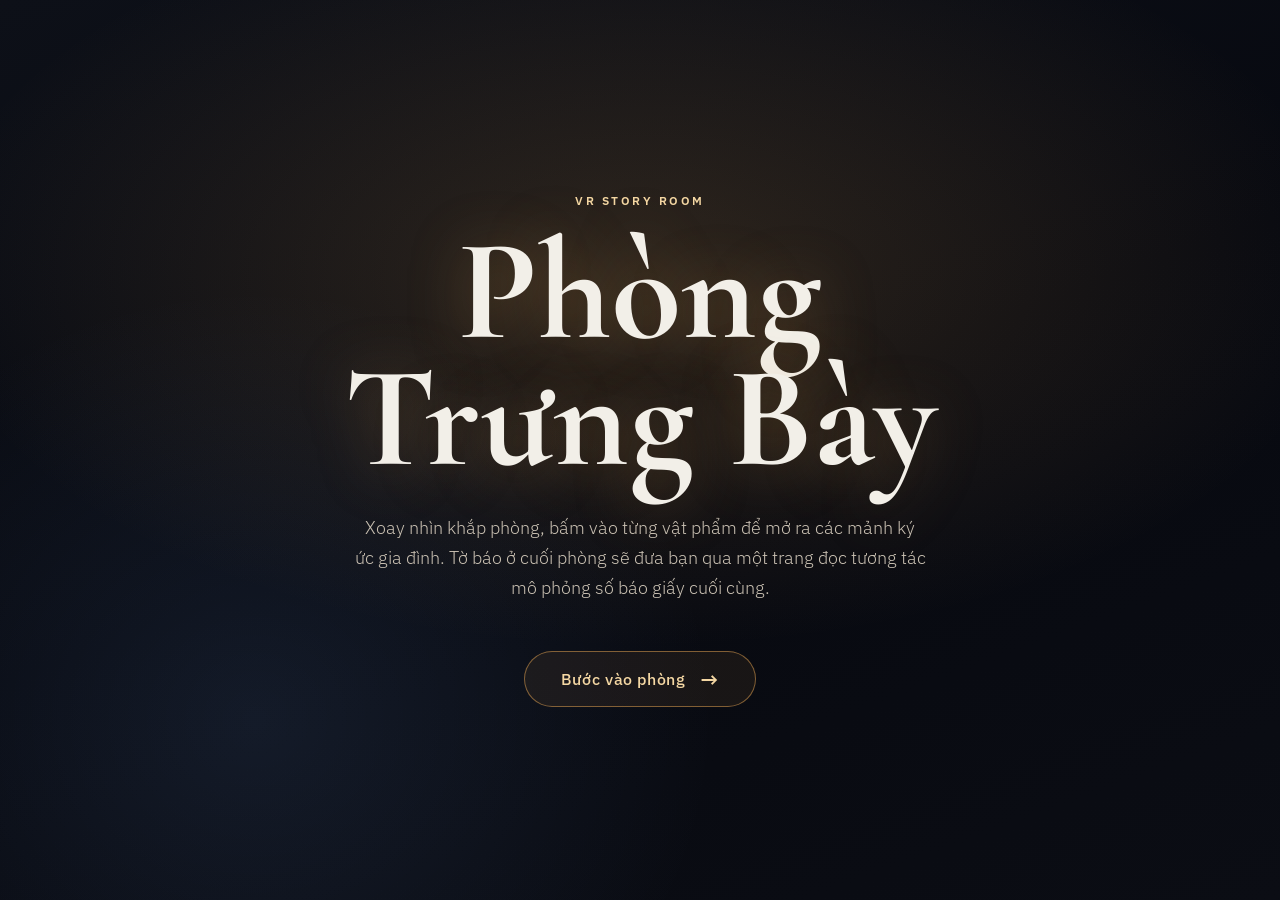
<file: index.html>
<!DOCTYPE html>
<html lang="vi">
  <head>
    <meta charset="UTF-8" />
    <meta name="viewport" content="width=device-width, initial-scale=1.0, viewport-fit=cover" />
    <title>Phòng Trưng Bày 360</title>
    <meta name="description" content="Một phòng trưng bày 360 độ kể chuyện bằng vật phẩm và một trang báo tương tác." />
    <link rel="preconnect" href="https://fonts.googleapis.com" />
    <link rel="preconnect" href="https://fonts.gstatic.com" crossorigin />
    <link href="https://fonts.googleapis.com/css2?family=Cormorant+Garamond:ital,wght@0,400;0,500;0,600;0,700;1,400;1,600&family=IBM+Plex+Sans:wght@300;400;500;600&display=swap" rel="stylesheet" />
    <link rel="stylesheet" href="./styles.css" />
    <script src="https://aframe.io/releases/1.7.1/aframe.min.js"></script>
    <script src="./script.js" defer></script>
  </head>
  <body>

    <!-- INTRO SPLASH -->
    <div class="intro-splash" id="introSplash" role="dialog" aria-modal="true" aria-label="Màn hình giới thiệu">
      <div class="intro-splash__bg"></div>
      <div class="intro-splash__content">
        <p class="intro-splash__eyebrow">VR Story Room</p>
        <h1 class="intro-splash__title">Phòng<br>Trưng Bày</h1>
        <p class="intro-splash__lede">
          Xoay nhìn khắp phòng, bấm vào từng vật phẩm để mở ra các mảnh ký ức gia đình.
          Tờ báo ở cuối phòng sẽ đưa bạn qua một trang đọc tương tác mô phỏng số báo giấy cuối cùng.
        </p>
        <button type="button" class="intro-splash__enter" id="introEnterBtn">
          <span class="intro-splash__enter-text">Bước vào phòng</span>
          <span class="intro-splash__enter-arrow" aria-hidden="true">→</span>
        </button>
      </div>
      <div class="intro-splash__scroll-hint" aria-hidden="true">
        <span class="intro-splash__scroll-dot"></span>
        <span class="intro-splash__scroll-dot"></span>
        <span class="intro-splash__scroll-dot"></span>
      </div>
    </div>

    <!-- TOOLTIP -->
    <div class="artifact-tooltip" id="artifactTooltip" aria-hidden="true"></div>

    <!-- CURSOR RING -->
    <div class="cursor-ring" id="cursorRing" aria-hidden="true">
      <div class="cursor-ring__inner"></div>
    </div>

    <div class="gyro-prompt glass" id="gyroPrompt" hidden>
      <p class="gyro-prompt__title">Bật xoay bằng cảm biến</p>
      <p class="gyro-prompt__text">Cho phép truy cập chuyển động để xoay nhìn bằng điện thoại.</p>
      <button type="button" class="button button--small" id="gyroEnableBtn">Bật cảm biến</button>
    </div>
    <div class="rotate-prompt glass" id="rotatePrompt" hidden>
      <p class="rotate-prompt__title">Nên xoay ngang màn hình</p>
      <p class="rotate-prompt__text">Để có trải nghiệm tốt nhất, hãy xoay điện thoại sang màn hình ngang.</p>
    </div>

    <main class="app-shell" id="appShell">
      <section class="hud">
        <div class="intro-shell" id="introShell">
          <div class="hud__intro glass">
            <p class="eyebrow">VR Story Room</p>
            <h1>Phòng trưng bày 360 cho một câu chuyện chưa có nội dung cố định</h1>
            <p class="lede">
              Xoay nhìn khắp phòng, bấm vào từng vật phẩm để mở ra các mảnh ký ức gia đình.
              Tờ báo ở cuối phòng sẽ đưa qua một trang đọc tương tác mô phỏng số báo giấy cuối cùng.
            </p>
            <div class="hud__actions">
              <button type="button" class="button" data-action="toggle-help">Cách tương tác</button>
            </div>
          </div>
          <button type="button" class="intro-shell__toggle" id="introToggle" data-action="toggle-intro" aria-label="Thu gọn bảng giới thiệu" hidden>
            <span class="intro-shell__toggle-mark" id="introToggleMark">×</span>
          </button>
        </div>

        <div class="hud__status glass">
          <span class="status-dot"></span>
          <span>Desktop: rê chuột để nhìn quanh, bấm vào bề mặt trong phòng để di đến gần điểm đó. Nhạc nền bật sau lần chạm đầu tiên.</span>
        </div>
      </section>

      <!-- PROGRESS COUNTER -->
      <div class="progress-counter glass" id="progressCounter" aria-live="polite">
        <span class="progress-counter__nums"><span id="progressCount">0</span><span class="progress-counter__sep"> / 7</span></span>
        <span class="progress-counter__label">đã khám phá</span>
        <div class="progress-counter__bar"><div class="progress-counter__fill" id="progressFill"></div></div>
      </div>

      <section class="top-bar glass" aria-label="Hành trình phòng trưng bày">
        <div class="top-bar__header">
          <p class="eyebrow">Hành trình</p>
          <button type="button" class="top-bar__toggle" data-action="toggle-topbar" id="topBarToggle" aria-label="Thu gọn hành trình">
            <span id="topBarToggleMark">−</span>
          </button>
        </div>
        <div class="top-bar__content" id="topBarContent">
          <label class="top-bar__field" for="journeySelect">
            <select id="journeySelect" class="top-bar__select">
              <option value="">Chọn một điểm dừng</option>
              <option value="timeline">Mở đầu</option>
              <option value="voice">Giọng nói</option>
              <option value="typewriter">Bản thảo</option>
              <option value="archive">Lưu trữ</option>
              <option value="painting-dawn">Tranh số 1</option>
              <option value="painting-night">Tranh số 2</option>
              <option value="newspaper">Tờ báo cuối cùng</option>
            </select>
          </label>
          <div class="top-bar__actions">
            <button type="button" class="button button--small" data-action="toggle-audio" id="audioButton">Tắt nhạc</button>
          </div>
        </div>
      </section>

      <section class="help-panel glass" id="helpPanel" hidden>
        <div class="panel-header">
          <div>
            <p class="eyebrow">Hướng dẫn</p>
            <h2>Điều hướng phòng 360</h2>
          </div>
          <button type="button" class="icon-button" data-action="close-help" aria-label="Đóng hướng dẫn">×</button>
        </div>
        <ul class="help-list">
          <li>Kéo chuột hoặc vuốt màn hình để xoay nhìn 360 độ.</li>
          <li>Bấm vào bất kỳ bề mặt nào trong phòng, kể cả sàn và tường, để di đến gần điểm đó.</li>
          <li>Bấm vào bức trưng bày để đi lại gần. Bấm trực tiếp vào vật phẩm mới mở bảng thông tin.</li>
          <li>Sử dụng dropdown Hành trình ở phía trên để nhảy nhanh tới từng điểm dừng.</li>
          <li>Dùng nút fullscreen mặc định ở góc dưới phải để mở fullscreen mà vẫn giữ được các bảng thông tin.</li>
          <li>Nhạc nền sẽ bật ở lần chạm đầu tiên, và có thể tắt bật lại bằng nút ở thanh trên.</li>
          <li>Bấm vào tờ báo ở cuối phòng để chuyển sang giao diện báo tương tác.</li>
          <li>Bấm "Trở lại phòng" để quay lại không gian VR bất cứ lúc nào.</li>
        </ul>
      </section>

      <!-- ARTIFACT PANEL — full-height, slides from right -->
      <section class="overlay overlay--hidden glass" id="artifactPanel" aria-live="polite">
        <div class="panel-header">
          <div>
            <p class="eyebrow" id="artifactTag">Vật phẩm</p>
            <h2 id="artifactTitle">Tiêu đề</h2>
          </div>
          <button type="button" class="icon-button" data-action="close-panel" aria-label="Đóng thông tin">×</button>
        </div>
        <p class="artifact-subtitle" id="artifactSubtitle"></p>
        <div class="artifact-body" id="artifactBody"></div>
      </section>

      <section class="newspaper overlay overlay--hidden" id="newspaperView" aria-live="polite">
        <div class="newspaper__toolbar">
          <div>
            <p class="eyebrow">Từ phòng trưng bày sang mặt báo</p>
            <h2>Số báo cuối cùng</h2>
          </div>
          <div class="newspaper__actions">
            <a class="button button--light" href="./to-bao-cuoi-cung.html" target="_blank" rel="noreferrer">Mở riêng 1 tab</a>
            <button type="button" class="button button--light" data-action="reload-newspaper">Tải lại tờ báo</button>
            <button type="button" class="button button--light" data-action="close-newspaper">Trở lại phòng</button>
          </div>
        </div>
        <div class="newspaper__pages">
          <iframe id="newspaperFrame" class="newspaper__frame" src="./to-bao-cuoi-cung.html" title="Tờ báo cuối cùng" loading="lazy"></iframe>
        </div>
      </section>

      <!-- A-FRAME SCENE -->
      <section class="scene-wrap" id="sceneWrap">
        <a-scene renderer="antialias: true; colorManagement: true" background="color: #111111" vr-mode-ui="enabled: true" device-orientation-permission-ui="enabled: false" embedded>
          <a-assets>
            <img id="paperTexture" alt="" src="data:image/svg+xml;utf8,%3Csvg xmlns='http://www.w3.org/2000/svg' viewBox='0 0 512 512'%3E%3Crect width='512' height='512' fill='%23f3ead9'/%3E%3Cg fill='none' stroke='%23d3c3a5' stroke-width='1' opacity='.45'%3E%3Cpath d='M0 64h512M0 128h512M0 192h512M0 256h512M0 320h512M0 384h512M0 448h512'/%3E%3Cpath d='M64 0v512M128 0v512M192 0v512M256 0v512M320 0v512M384 0v512M448 0v512'/%3E%3C/g%3E%3C/svg%3E" />
            <canvas id="timelineCanvas" width="512" height="682"></canvas>
            <canvas id="archiveCanvas" width="512" height="256"></canvas>
            <canvas id="paintingDawnCanvas" width="630" height="440"></canvas>
            <canvas id="paintingNightCanvas" width="610" height="420"></canvas>
          </a-assets>

          <a-entity light="type: ambient; color: #dce8ff; intensity: 1.62"></a-entity>
          <a-entity light="type: point; color: #ffe2a0; intensity: 2.2; distance: 28" position="0 4.8 0"></a-entity>
          <a-entity light="type: point; color: #7fb2ff; intensity: 1.2; distance: 24" position="-4.2 2.8 -2.8"></a-entity>
          <a-entity light="type: point; color: #ffd6a8; intensity: 1.28; distance: 24" position="4.1 2.9 -2.2"></a-entity>
          <a-entity light="type: point; color: #f2f0ea; intensity: 1.12; distance: 24" position="0 3.8 7.2"></a-entity>
          <a-entity light="type: point; color: #f7ead7; intensity: 0.92; distance: 20" position="0 3.1 -7.1"></a-entity>
          <a-entity light="type: directional; color: #fff1cf; intensity: 0.72" position="0 5.4 1.5"></a-entity>

          <a-sky color="#171b24"></a-sky>
          <a-plane class="teleportable" data-surface="floor" position="0 0 0" rotation="-90 0 0" width="18" height="18" color="#38281f" material="roughness: 1; metalness: 0.05"></a-plane>
          <a-plane class="teleportable" data-surface="floor" position="0 0.04 0" rotation="-90 0 0" width="17.2" height="17.2" material="color: #ffffff; transparent: true; opacity: 0.0"></a-plane>

          <a-box class="teleportable" data-surface="wall" position="0 2.7 -9" width="18" height="5.4" depth="0.3" color="#2b2624"></a-box>
          <a-box class="teleportable" data-surface="wall" position="0 2.7 9" width="18" height="5.4" depth="0.3" color="#252120"></a-box>
          <a-box class="teleportable" data-surface="wall" position="9 2.7 0" width="0.3" height="5.4" depth="18" color="#211c1b"></a-box>
          <a-box class="teleportable" data-surface="wall" position="-9 2.7 0" width="0.3" height="5.4" depth="18" color="#211c1b"></a-box>
          <a-box position="0 5.4 0" width="18" height="0.2" depth="18" color="#171717"></a-box>

          <!-- NEWSPAPER -->
          <a-cylinder class="teleportable" data-surface="pedestal" position="0 0.55 -5.45" radius="0.75" height="1.1" color="#5f4735"></a-cylinder>
          <a-box position="0 1.4 -5.45" width="1.5" height="0.9" depth="1.12" material="color: #dfeaf2; transparent: true; opacity: 0.18; roughness: 0.05; metalness: 0.15"></a-box>
          <a-box position="0 1.84 -5.45" width="1.58" height="0.06" depth="1.2" color="#6f5943"></a-box>
          <a-box position="0 0.96 -5.45" width="1.58" height="0.06" depth="1.2" color="#6f5943"></a-box>
          <a-box id="newspaperArtifact" class="clickable" data-artifact="newspaper" data-label="Tờ báo cuối cùng" position="0 1.32 -5.45" rotation="-12 0 0" width="1.1" height="0.04" depth="0.82" material="src: #paperTexture; roughness: 1" shadow="cast: true"></a-box>

          <!-- VOICE -->
          <a-box class="teleportable" data-surface="pedestal" position="-2.55 0.58 -2.35" width="0.95" height="1.16" depth="0.95" color="#51453f"></a-box>
          <a-cylinder class="clickable" data-artifact="voice" data-label="Máy ghi âm" position="-2.55 1.18 -2.35" radius="0.31" height="0.52" color="#cfc6b8"></a-cylinder>
          <a-box class="clickable" data-artifact="voice" data-label="Máy ghi âm" position="-2.55 1.52 -2.13" width="0.56" height="0.06" depth="0.18" color="#111111"></a-box>

          <!-- TYPEWRITER -->
          <a-box class="teleportable" data-surface="pedestal" position="2.55 0.58 -2.3" width="0.96" height="1.16" depth="0.96" color="#4a4038"></a-box>
          <a-box class="clickable" data-artifact="typewriter" data-label="Máy đánh chữ" position="2.55 1.5 -2.3" width="0.74" height="0.58" depth="0.42" color="#262321"></a-box>
          <a-box class="clickable" data-artifact="typewriter" data-label="Máy đánh chữ" position="2.55 1.86 -2.1" width="0.34" height="0.12" depth="0.08" color="#8b6f4f"></a-box>

          <!-- TIMELINE -->
          <a-box class="clickable" data-artifact="timeline" data-label="Khung lịch sử" position="-4.6 1.8 2.7" width="1.36" height="1.82" depth="0.16" color="#63584e"></a-box>
          <a-plane class="clickable" data-artifact="timeline" data-label="Khung lịch sử" position="-4.58 1.8 2.8" width="1.12" height="1.52" material="src: #timelineCanvas"></a-plane>

          <!-- ARCHIVE -->
          <a-box class="teleportable" data-surface="pedestal" position="4.5 0.55 2.5" width="1.06" height="1.1" depth="1.06" color="#443931"></a-box>
          <a-box class="clickable" data-artifact="archive" data-label="Hộp lưu trữ" position="4.5 1.36 2.5" width="0.9" height="0.26" depth="0.56" material="src: #archiveCanvas; roughness: 1"></a-box>
          <a-cylinder class="clickable" data-artifact="archive" data-label="Hộp lưu trữ" position="4.12 1.72 2.52" radius="0.11" height="0.48" color="#d6b486"></a-cylinder>
          <a-cylinder class="clickable" data-artifact="archive" data-label="Hộp lưu trữ" position="4.5 1.72 2.52" radius="0.11" height="0.48" color="#d6b486"></a-cylinder>
          <a-cylinder class="clickable" data-artifact="archive" data-label="Hộp lưu trữ" position="4.88 1.72 2.52" radius="0.11" height="0.48" color="#d6b486"></a-cylinder>

          <!-- PAINTING DAWN -->
          <a-box position="-8.84 2.14 -1.95" rotation="0 90 0" width="1.52" height="1.12" depth="0.08" color="#574132"></a-box>
          <a-plane class="clickable" data-artifact="painting-dawn" data-label="Bức tranh — Bình minh" position="-8.78 2.14 -1.95" rotation="0 90 0" width="1.26" height="0.88" material="src: #paintingDawnCanvas"></a-plane>

          <!-- PAINTING NIGHT -->
          <a-box position="8.84 2.05 -1.7" rotation="0 -90 0" width="1.48" height="1.08" depth="0.08" color="#493339"></a-box>
          <a-plane class="clickable" data-artifact="painting-night" data-label="Bức tranh — Đêm khuya" position="8.78 2.05 -1.7" rotation="0 -90 0" width="1.22" height="0.84" material="src: #paintingNightCanvas"></a-plane>

          <!-- Camera rig -->
          <a-entity id="cameraRig" position="0 1.6 2.8">
            <a-camera id="mainCamera" look-controls="touchEnabled: true; mouseEnabled: true; magicWindowTrackingEnabled: true" wasd-controls="enabled: false">
              <a-entity id="mainCursor" cursor="rayOrigin: mouse" raycaster="objects: .clickable, .teleportable"></a-entity>
            </a-camera>
          </a-entity>
        </a-scene>
      </section>
    </main>
  </body>
</html>
</file>
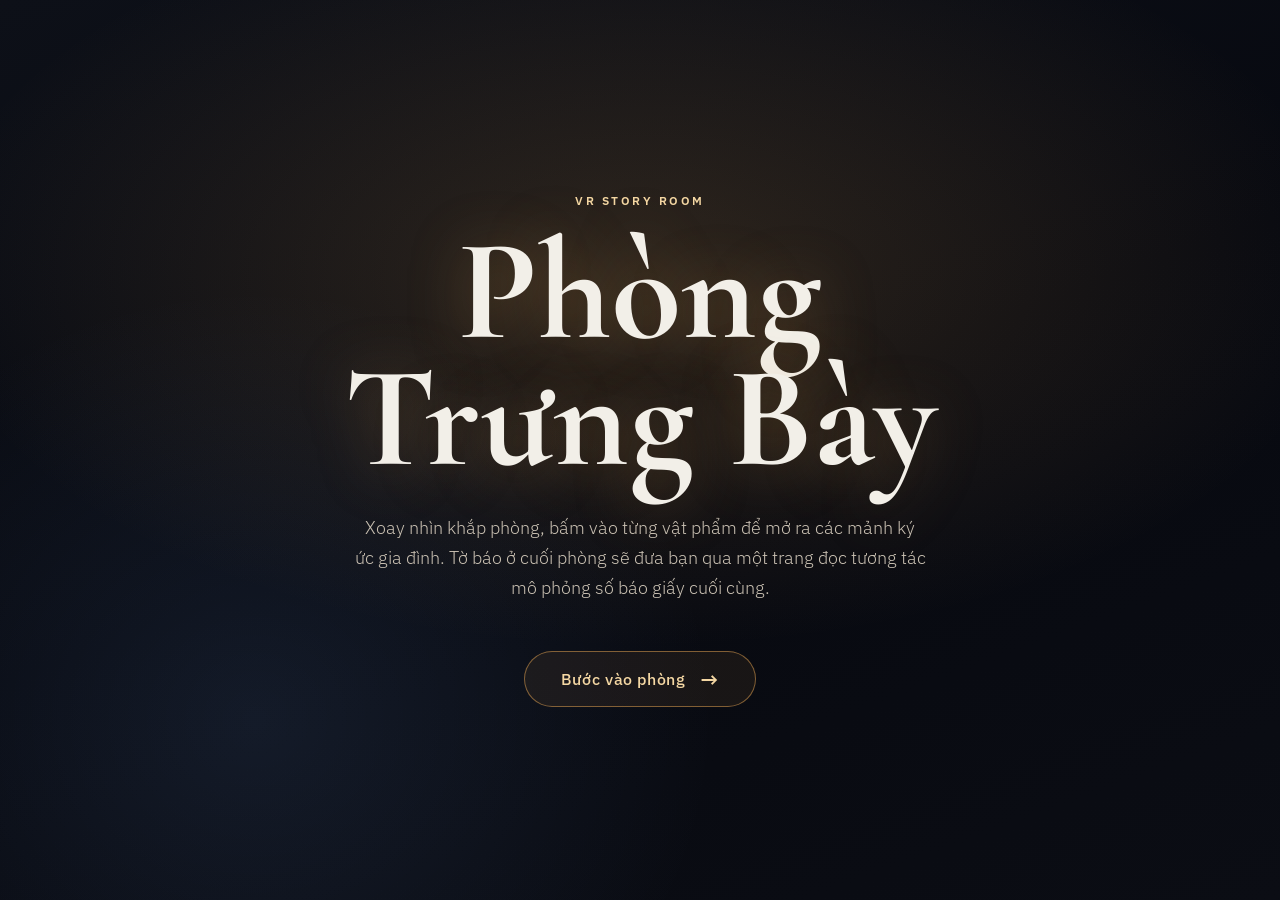
<file: vr-story-upgraded-3-updated/index.html>
<!DOCTYPE html>
<html lang="vi">
  <head>
    <meta charset="UTF-8" />
    <meta name="viewport" content="width=device-width, initial-scale=1.0" />
    <title>Phòng Trưng Bày 360</title>
    <meta name="description" content="Một phòng trưng bày 360 độ kể chuyện bằng vật phẩm và một trang báo tương tác." />
    <link rel="preconnect" href="https://fonts.googleapis.com" />
    <link rel="preconnect" href="https://fonts.gstatic.com" crossorigin />
    <link href="https://fonts.googleapis.com/css2?family=Cormorant+Garamond:ital,wght@0,400;0,500;0,600;0,700;1,400;1,600&family=IBM+Plex+Sans:wght@300;400;500;600&display=swap" rel="stylesheet" />
    <link rel="stylesheet" href="./styles.css" />
    <script src="https://aframe.io/releases/1.7.1/aframe.min.js"></script>
    <script src="./script.js" defer></script>
  </head>
  <body>

    <!-- INTRO SPLASH -->
    <div class="intro-splash" id="introSplash" role="dialog" aria-modal="true" aria-label="Màn hình giới thiệu">
      <div class="intro-splash__bg"></div>
      <div class="intro-splash__content">
        <p class="intro-splash__eyebrow">VR Story Room</p>
        <h1 class="intro-splash__title">Phòng<br>Trưng Bày</h1>
        <p class="intro-splash__lede">
          Xoay nhìn khắp phòng, bấm vào từng vật phẩm để mở ra các mảnh ký ức gia đình.
          Tờ báo ở cuối phòng sẽ đưa bạn qua một trang đọc tương tác mô phỏng số báo giấy cuối cùng.
        </p>
        <button type="button" class="intro-splash__enter" id="introEnterBtn">
          <span class="intro-splash__enter-text">Bước vào phòng</span>
          <span class="intro-splash__enter-arrow" aria-hidden="true">→</span>
        </button>
      </div>
      <div class="intro-splash__scroll-hint" aria-hidden="true">
        <span class="intro-splash__scroll-dot"></span>
        <span class="intro-splash__scroll-dot"></span>
        <span class="intro-splash__scroll-dot"></span>
      </div>
    </div>

    <!-- TOOLTIP -->
    <div class="artifact-tooltip" id="artifactTooltip" aria-hidden="true"></div>

    <!-- CURSOR RING -->
    <div class="cursor-ring" id="cursorRing" aria-hidden="true">
      <div class="cursor-ring__inner"></div>
    </div>

    <main class="app-shell" id="appShell">
      <section class="hud">
        <div class="intro-shell" id="introShell">
          <div class="hud__intro glass">
            <p class="eyebrow">VR Story Room</p>
            <h1>Phòng trưng bày 360 cho một câu chuyện chưa có nội dung cố định</h1>
            <p class="lede">
              Xoay nhìn khắp phòng, bấm vào từng vật phẩm để mở ra các mảnh ký ức gia đình.
              Tờ báo ở cuối phòng sẽ đưa qua một trang đọc tương tác mô phỏng số báo giấy cuối cùng.
            </p>
            <div class="hud__actions">
              <button type="button" class="button" data-action="toggle-help">Cách tương tác</button>
            </div>
          </div>
          <button type="button" class="intro-shell__toggle" id="introToggle" data-action="toggle-intro" aria-label="Thu gọn bảng giới thiệu" hidden>
            <span class="intro-shell__toggle-mark" id="introToggleMark">×</span>
          </button>
        </div>

        <div class="hud__status glass">
          <span class="status-dot"></span>
          <span>Desktop: rê chuột để nhìn quanh, bấm vào bề mặt trong phòng để di đến gần điểm đó. Nhạc nền bật sau lần chạm đầu tiên.</span>
        </div>
      </section>

      <!-- PROGRESS COUNTER -->
      <div class="progress-counter glass" id="progressCounter" aria-live="polite">
        <span class="progress-counter__nums"><span id="progressCount">0</span><span class="progress-counter__sep"> / 7</span></span>
        <span class="progress-counter__label">đã khám phá</span>
        <div class="progress-counter__bar"><div class="progress-counter__fill" id="progressFill"></div></div>
      </div>

      <section class="top-bar glass" aria-label="Hành trình phòng trưng bày">
        <label class="top-bar__field" for="journeySelect">
          <span class="eyebrow">Hành trình</span>
          <select id="journeySelect" class="top-bar__select">
            <option value="">Chọn một điểm dừng</option>
            <option value="timeline">Mở đầu</option>
            <option value="voice">Giọng nói</option>
            <option value="typewriter">Bản thảo</option>
            <option value="archive">Lưu trữ</option>
            <option value="painting-dawn">Tranh số 1</option>
            <option value="painting-night">Tranh số 2</option>
            <option value="newspaper">Tờ báo cuối cùng</option>
          </select>
        </label>
        <div class="top-bar__actions">
          <button type="button" class="button button--small" data-action="toggle-audio" id="audioButton">Tắt nhạc</button>
        </div>
      </section>

      <section class="help-panel glass" id="helpPanel" hidden>
        <div class="panel-header">
          <div>
            <p class="eyebrow">Hướng dẫn</p>
            <h2>Điều hướng phòng 360</h2>
          </div>
          <button type="button" class="icon-button" data-action="close-help" aria-label="Đóng hướng dẫn">×</button>
        </div>
        <ul class="help-list">
          <li>Kéo chuột hoặc vuốt màn hình để xoay nhìn 360 độ.</li>
          <li>Bấm vào bất kỳ bề mặt nào trong phòng, kể cả sàn và tường, để di đến gần điểm đó.</li>
          <li>Bấm vào bức trưng bày để đi lại gần. Bấm trực tiếp vào vật phẩm mới mở bảng thông tin.</li>
          <li>Sử dụng dropdown Hành trình ở phía trên để nhảy nhanh tới từng điểm dừng.</li>
          <li>Dùng nút fullscreen mặc định ở góc dưới phải để mở fullscreen mà vẫn giữ được các bảng thông tin.</li>
          <li>Nhạc nền sẽ bật ở lần chạm đầu tiên, và có thể tắt bật lại bằng nút ở thanh trên.</li>
          <li>Bấm vào tờ báo ở cuối phòng để chuyển sang giao diện báo tương tác.</li>
          <li>Bấm "Trở lại phòng" để quay lại không gian VR bất cứ lúc nào.</li>
        </ul>
      </section>

      <!-- ARTIFACT PANEL — full-height, slides from right -->
      <section class="overlay overlay--hidden glass" id="artifactPanel" aria-live="polite">
        <div class="panel-header">
          <div>
            <p class="eyebrow" id="artifactTag">Vật phẩm</p>
            <h2 id="artifactTitle">Tiêu đề</h2>
          </div>
          <button type="button" class="icon-button" data-action="close-panel" aria-label="Đóng thông tin">×</button>
        </div>
        <p class="artifact-subtitle" id="artifactSubtitle"></p>
        <div class="artifact-body" id="artifactBody"></div>
      </section>

      <section class="newspaper overlay overlay--hidden" id="newspaperView" aria-live="polite">
        <div class="newspaper__toolbar">
          <div>
            <p class="eyebrow">Từ phòng trưng bày sang mặt báo</p>
            <h2>Số báo cuối cùng</h2>
          </div>
          <div class="newspaper__actions">
            <a class="button button--light" href="./to-bao-cuoi-cung.html" target="_blank" rel="noreferrer">Mở riêng 1 tab</a>
            <button type="button" class="button button--light" data-action="reload-newspaper">Tải lại tờ báo</button>
            <button type="button" class="button button--light" data-action="close-newspaper">Trở lại phòng</button>
          </div>
        </div>
        <div class="newspaper__pages">
          <iframe id="newspaperFrame" class="newspaper__frame" src="./to-bao-cuoi-cung.html" title="Tờ báo cuối cùng" loading="lazy"></iframe>
        </div>
      </section>

      <!-- A-FRAME SCENE -->
      <section class="scene-wrap" id="sceneWrap">
        <a-scene renderer="antialias: true; colorManagement: true" background="color: #111111" vr-mode-ui="enabled: true" embedded>
          <a-assets>
            <img id="paperTexture" alt="" src="data:image/svg+xml;utf8,%3Csvg xmlns='http://www.w3.org/2000/svg' viewBox='0 0 512 512'%3E%3Crect width='512' height='512' fill='%23f3ead9'/%3E%3Cg fill='none' stroke='%23d3c3a5' stroke-width='1' opacity='.45'%3E%3Cpath d='M0 64h512M0 128h512M0 192h512M0 256h512M0 320h512M0 384h512M0 448h512'/%3E%3Cpath d='M64 0v512M128 0v512M192 0v512M256 0v512M320 0v512M384 0v512M448 0v512'/%3E%3C/g%3E%3C/svg%3E" />
            <canvas id="timelineCanvas" width="512" height="682"></canvas>
            <canvas id="archiveCanvas" width="512" height="256"></canvas>
            <canvas id="paintingDawnCanvas" width="630" height="440"></canvas>
            <canvas id="paintingNightCanvas" width="610" height="420"></canvas>
          </a-assets>

          <a-entity light="type: ambient; color: #dce8ff; intensity: 1.62"></a-entity>
          <a-entity light="type: point; color: #ffe2a0; intensity: 2.2; distance: 28" position="0 4.8 0"></a-entity>
          <a-entity light="type: point; color: #7fb2ff; intensity: 1.2; distance: 24" position="-4.2 2.8 -2.8"></a-entity>
          <a-entity light="type: point; color: #ffd6a8; intensity: 1.28; distance: 24" position="4.1 2.9 -2.2"></a-entity>
          <a-entity light="type: point; color: #f2f0ea; intensity: 1.12; distance: 24" position="0 3.8 7.2"></a-entity>
          <a-entity light="type: point; color: #f7ead7; intensity: 0.92; distance: 20" position="0 3.1 -7.1"></a-entity>
          <a-entity light="type: directional; color: #fff1cf; intensity: 0.72" position="0 5.4 1.5"></a-entity>

          <a-sky color="#171b24"></a-sky>
          <a-plane class="teleportable" data-surface="floor" position="0 0 0" rotation="-90 0 0" width="18" height="18" color="#38281f" material="roughness: 1; metalness: 0.05"></a-plane>
          <a-plane class="teleportable" data-surface="floor" position="0 0.04 0" rotation="-90 0 0" width="17.2" height="17.2" material="color: #ffffff; transparent: true; opacity: 0.0"></a-plane>

          <a-box class="teleportable" data-surface="wall" position="0 2.7 -9" width="18" height="5.4" depth="0.3" color="#2b2624"></a-box>
          <a-box class="teleportable" data-surface="wall" position="0 2.7 9" width="18" height="5.4" depth="0.3" color="#252120"></a-box>
          <a-box class="teleportable" data-surface="wall" position="9 2.7 0" width="0.3" height="5.4" depth="18" color="#211c1b"></a-box>
          <a-box class="teleportable" data-surface="wall" position="-9 2.7 0" width="0.3" height="5.4" depth="18" color="#211c1b"></a-box>
          <a-box position="0 5.4 0" width="18" height="0.2" depth="18" color="#171717"></a-box>

          <!-- NEWSPAPER -->
          <a-cylinder class="teleportable" data-surface="pedestal" position="0 0.55 -5.45" radius="0.75" height="1.1" color="#5f4735"></a-cylinder>
          <a-box position="0 1.4 -5.45" width="1.5" height="0.9" depth="1.12" material="color: #dfeaf2; transparent: true; opacity: 0.18; roughness: 0.05; metalness: 0.15"></a-box>
          <a-box position="0 1.84 -5.45" width="1.58" height="0.06" depth="1.2" color="#6f5943"></a-box>
          <a-box position="0 0.96 -5.45" width="1.58" height="0.06" depth="1.2" color="#6f5943"></a-box>
          <a-box id="newspaperArtifact" class="clickable" data-artifact="newspaper" data-label="Tờ báo cuối cùng" position="0 1.32 -5.45" rotation="-12 0 0" width="1.1" height="0.04" depth="0.82" material="src: #paperTexture; roughness: 1" shadow="cast: true"></a-box>

          <!-- VOICE -->
          <a-box class="teleportable" data-surface="pedestal" position="-2.55 0.58 -2.35" width="0.95" height="1.16" depth="0.95" color="#51453f"></a-box>
          <a-cylinder class="clickable" data-artifact="voice" data-label="Máy ghi âm" position="-2.55 1.18 -2.35" radius="0.31" height="0.52" color="#cfc6b8"></a-cylinder>
          <a-box class="clickable" data-artifact="voice" data-label="Máy ghi âm" position="-2.55 1.52 -2.13" width="0.56" height="0.06" depth="0.18" color="#111111"></a-box>

          <!-- TYPEWRITER -->
          <a-box class="teleportable" data-surface="pedestal" position="2.55 0.58 -2.3" width="0.96" height="1.16" depth="0.96" color="#4a4038"></a-box>
          <a-box class="clickable" data-artifact="typewriter" data-label="Máy đánh chữ" position="2.55 1.5 -2.3" width="0.74" height="0.58" depth="0.42" color="#262321"></a-box>
          <a-box class="clickable" data-artifact="typewriter" data-label="Máy đánh chữ" position="2.55 1.86 -2.1" width="0.34" height="0.12" depth="0.08" color="#8b6f4f"></a-box>

          <!-- TIMELINE -->
          <a-box class="clickable" data-artifact="timeline" data-label="Khung lịch sử" position="-4.6 1.8 2.7" width="1.36" height="1.82" depth="0.16" color="#63584e"></a-box>
          <a-plane class="clickable" data-artifact="timeline" data-label="Khung lịch sử" position="-4.58 1.8 2.8" width="1.12" height="1.52" material="src: #timelineCanvas"></a-plane>

          <!-- ARCHIVE -->
          <a-box class="teleportable" data-surface="pedestal" position="4.5 0.55 2.5" width="1.06" height="1.1" depth="1.06" color="#443931"></a-box>
          <a-box class="clickable" data-artifact="archive" data-label="Hộp lưu trữ" position="4.5 1.36 2.5" width="0.9" height="0.26" depth="0.56" material="src: #archiveCanvas; roughness: 1"></a-box>
          <a-cylinder class="clickable" data-artifact="archive" data-label="Hộp lưu trữ" position="4.12 1.72 2.52" radius="0.11" height="0.48" color="#d6b486"></a-cylinder>
          <a-cylinder class="clickable" data-artifact="archive" data-label="Hộp lưu trữ" position="4.5 1.72 2.52" radius="0.11" height="0.48" color="#d6b486"></a-cylinder>
          <a-cylinder class="clickable" data-artifact="archive" data-label="Hộp lưu trữ" position="4.88 1.72 2.52" radius="0.11" height="0.48" color="#d6b486"></a-cylinder>

          <!-- PAINTING DAWN -->
          <a-box position="-8.84 2.14 -1.95" rotation="0 90 0" width="1.52" height="1.12" depth="0.08" color="#574132"></a-box>
          <a-plane class="clickable" data-artifact="painting-dawn" data-label="Bức tranh — Bình minh" position="-8.78 2.14 -1.95" rotation="0 90 0" width="1.26" height="0.88" material="src: #paintingDawnCanvas"></a-plane>

          <!-- PAINTING NIGHT -->
          <a-box position="8.84 2.05 -1.7" rotation="0 -90 0" width="1.48" height="1.08" depth="0.08" color="#493339"></a-box>
          <a-plane class="clickable" data-artifact="painting-night" data-label="Bức tranh — Đêm khuya" position="8.78 2.05 -1.7" rotation="0 -90 0" width="1.22" height="0.84" material="src: #paintingNightCanvas"></a-plane>

          <!-- Camera rig -->
          <a-entity id="cameraRig" position="0 1.6 2.8">
            <a-camera id="mainCamera" look-controls wasd-controls="enabled: false">
              <a-entity id="mouseCursor" cursor="rayOrigin: mouse" raycaster="objects: .clickable, .teleportable"></a-entity>
            </a-camera>
          </a-entity>
        </a-scene>
      </section>
    </main>
  </body>
</html>
</file>
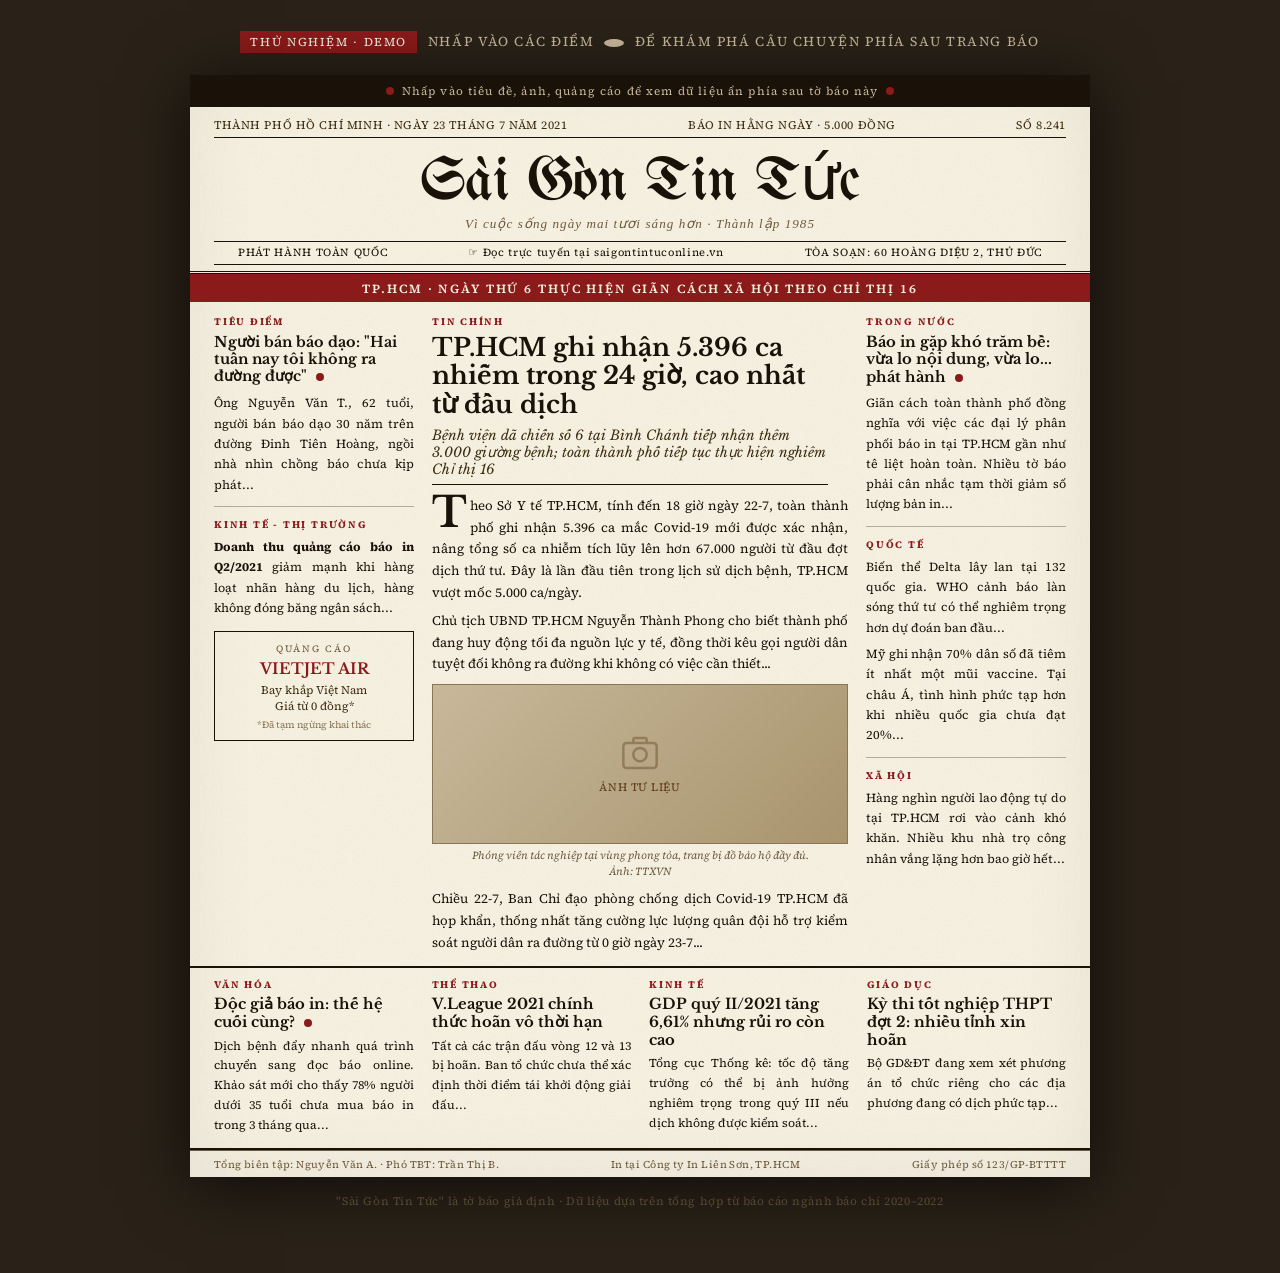
<file: to-bao-cuoi-cung.html>
<!DOCTYPE html>
<html lang="vi">
<head>
<meta charset="UTF-8">
<meta name="viewport" content="width=device-width, initial-scale=1.0">
<title>Tờ Báo Cuối Cùng — Báo in Việt Nam & Covid-19</title>
<link rel="preconnect" href="https://fonts.googleapis.com">
<link href="https://fonts.googleapis.com/css2?family=UnifrakturMaguntia&family=Libre+Baskerville:ital,wght@0,400;0,700;1,400&family=IM+Fell+English:ital@0;1&family=Source+Serif+4:ital,wght@0,300;0,400;0,600;1,300;1,400&display=swap" rel="stylesheet">
<style>
  *, *::before, *::after { box-sizing: border-box; margin: 0; padding: 0; }

  :root {
    --paper: #f5efe0;
    --paper-dark: #e8dfc8;
    --ink: #1a1208;
    --ink-light: #3d2e12;
    --red: #8b1a1a;
    --red-dark: #5c0f0f;
    --rule: #1a1208;
    --muted: #6b5a3e;
  }

  body {
    background: #2a2218;
    min-height: 100vh;
    display: flex;
    flex-direction: column;
    align-items: center;
    padding: 2rem 1rem 4rem;
    font-family: 'Source Serif 4', Georgia, serif;
  }

  .intro-bar {
    width: 100%;
    max-width: 900px;
    text-align: center;
    margin-bottom: 1.5rem;
    color: #c8b89a;
    font-family: 'Source Serif 4', serif;
    font-size: 0.85rem;
    letter-spacing: 0.12em;
    text-transform: uppercase;
  }
  .intro-bar span {
    background: #8b1a1a;
    color: #f5efe0;
    padding: 3px 10px;
    margin-right: 6px;
    font-size: 0.75rem;
  }

  /* ── NEWSPAPER WRAPPER ── */
  .newspaper {
    width: 100%;
    max-width: 900px;
    background: var(--paper);
    position: relative;
    box-shadow: 0 8px 60px rgba(0,0,0,0.7), inset 0 0 80px rgba(0,0,0,0.06);
  }

  /* Paper texture overlay */
  .newspaper::before {
    content: '';
    position: absolute; inset: 0;
    background-image:
      url("data:image/svg+xml,%3Csvg xmlns='http://www.w3.org/2000/svg' width='300' height='300'%3E%3Cfilter id='n'%3E%3CfeTurbulence type='fractalNoise' baseFrequency='0.9' numOctaves='4' stitchTiles='stitch'/%3E%3CfeColorMatrix type='saturate' values='0'/%3E%3C/filter%3E%3Crect width='300' height='300' filter='url(%23n)' opacity='0.04'/%3E%3C/svg%3E");
    opacity: 0.6;
    pointer-events: none;
    z-index: 1;
  }

  .newspaper-inner {
    position: relative;
    z-index: 2;
    padding: 0;
  }

  /* ── HEADER ── */
  .paper-header {
    border-bottom: 3px double var(--rule);
    padding: 0.6rem 1.5rem 0.4rem;
  }

  .header-top {
    display: flex;
    justify-content: space-between;
    align-items: center;
    font-size: 0.72rem;
    letter-spacing: 0.05em;
    color: var(--ink-light);
    border-bottom: 1px solid var(--rule);
    padding-bottom: 0.3rem;
    margin-bottom: 0.4rem;
  }

  .masthead {
    text-align: center;
    padding: 0.5rem 0 0.3rem;
    cursor: pointer;
    position: relative;
  }
  .masthead:hover .hotspot-ring { opacity: 1; transform: scale(1); }

  .paper-name {
    font-family: 'UnifrakturMaguntia', cursive;
    font-size: 3.8rem;
    line-height: 1;
    color: var(--ink);
    letter-spacing: -0.01em;
  }

  .paper-tagline {
    font-family: 'IM Fell English', serif;
    font-style: italic;
    font-size: 0.82rem;
    color: var(--muted);
    letter-spacing: 0.08em;
    margin-top: 2px;
  }

  .header-rule-box {
    border-top: 1px solid var(--rule);
    border-bottom: 1px solid var(--rule);
    padding: 0.2rem 1.5rem;
    display: flex;
    justify-content: space-between;
    font-size: 0.68rem;
    letter-spacing: 0.06em;
    color: var(--ink);
    margin-top: 0.3rem;
  }

  /* ── RED BANNER ── */
  .red-banner {
    background: var(--red);
    color: #f5efe0;
    text-align: center;
    padding: 0.35rem;
    font-family: 'Source Serif 4', serif;
    font-weight: 600;
    font-size: 0.78rem;
    letter-spacing: 0.15em;
    text-transform: uppercase;
  }

  /* ── MAIN CONTENT AREA ── */
  .content-area {
    display: grid;
    grid-template-columns: 1fr 2px 2fr 2px 1fr;
    gap: 0;
    padding: 0.8rem 1rem;
    border-bottom: 2px solid var(--rule);
  }

  .col-rule {
    background: var(--rule);
    opacity: 0.25;
    margin: 0 0.6rem;
  }

  /* ── COLUMN STYLES ── */
  .col { padding: 0 0.5rem; }

  .col-headline {
    font-family: 'Libre Baskerville', serif;
    font-weight: 700;
    font-size: 1.55rem;
    line-height: 1.15;
    color: var(--ink);
    margin-bottom: 0.5rem;
  }

  .col-subhead {
    font-family: 'Libre Baskerville', serif;
    font-weight: 400;
    font-size: 0.85rem;
    font-style: italic;
    color: var(--ink-light);
    margin-bottom: 0.6rem;
    border-bottom: 1px solid var(--rule);
    padding-bottom: 0.4rem;
  }

  .section-label {
    font-size: 0.62rem;
    letter-spacing: 0.18em;
    text-transform: uppercase;
    color: var(--red);
    font-weight: 700;
    margin-bottom: 0.35rem;
    font-family: 'Source Serif 4', serif;
  }

  .col-body {
    font-size: 0.82rem;
    line-height: 1.65;
    color: var(--ink);
    text-align: justify;
    hyphens: auto;
  }

  .col-body p + p { margin-top: 0.5em; }

  .dropcap::first-letter {
    float: left;
    font-family: 'Libre Baskerville', serif;
    font-size: 3.2em;
    font-weight: 700;
    line-height: 0.75;
    margin: 0.05em 0.06em 0 0;
    color: var(--ink);
  }

  /* ── PHOTO PLACEHOLDER ── */
  .photo-block {
    margin: 0.6rem 0;
    position: relative;
    cursor: pointer;
  }
  .photo-block:hover .hotspot-ring { opacity: 1; transform: scale(1); }

  .photo-placeholder {
    width: 100%;
    height: 160px;
    background: linear-gradient(135deg, #c8b89a 0%, #a8956e 100%);
    display: flex;
    align-items: center;
    justify-content: center;
    flex-direction: column;
    gap: 6px;
    border: 1px solid #8a7555;
  }

  .photo-placeholder svg { opacity: 0.4; }

  .photo-caption {
    font-size: 0.68rem;
    font-style: italic;
    color: var(--muted);
    margin-top: 0.25rem;
    line-height: 1.4;
    text-align: center;
  }

  /* ── AD BLOCK ── */
  .ad-block {
    border: 1px solid var(--rule);
    padding: 0.6rem;
    margin-top: 0.5rem;
    text-align: center;
    cursor: pointer;
    position: relative;
  }
  .ad-block:hover .hotspot-ring { opacity: 1; transform: scale(1); }

  .ad-label {
    font-size: 0.6rem;
    letter-spacing: 0.2em;
    text-transform: uppercase;
    color: var(--muted);
    margin-bottom: 0.3rem;
  }
  .ad-title {
    font-family: 'Libre Baskerville', serif;
    font-size: 0.95rem;
    font-weight: 700;
    color: var(--red);
  }
  .ad-body {
    font-size: 0.72rem;
    color: var(--ink-light);
    margin-top: 0.2rem;
    line-height: 1.4;
  }

  /* ── LOWER SECTION ── */
  .lower-area {
    display: grid;
    grid-template-columns: 1fr 2px 1fr 2px 1fr 2px 1fr;
    padding: 0.6rem 1rem 0.8rem;
    border-bottom: 2px solid var(--rule);
  }

  .lower-col { padding: 0 0.5rem; }

  .lower-headline {
    font-family: 'Libre Baskerville', serif;
    font-weight: 700;
    font-size: 0.92rem;
    line-height: 1.2;
    color: var(--ink);
    margin-bottom: 0.3rem;
    cursor: pointer;
    position: relative;
  }
  .lower-headline:hover .hotspot-ring { opacity: 1; transform: scale(1); }

  /* ── FOOTER ── */
  .paper-footer {
    padding: 0.35rem 1.5rem;
    display: flex;
    justify-content: space-between;
    font-size: 0.65rem;
    color: var(--muted);
    letter-spacing: 0.04em;
    border-top: 1px solid var(--muted);
  }

  /* ── HOTSPOT INDICATORS ── */
  .hotspot-ring {
    position: absolute;
    top: 50%;
    right: 10px;
    transform: translateY(-50%) scale(0.85);
    width: 22px;
    height: 22px;
    border-radius: 50%;
    border: 2px solid var(--red);
    background: rgba(139,26,26,0.15);
    opacity: 0;
    transition: opacity 0.2s, transform 0.2s;
    display: flex;
    align-items: center;
    justify-content: center;
    z-index: 5;
    pointer-events: none;
  }

  .hotspot-ring::after {
    content: '';
    width: 7px;
    height: 7px;
    border-radius: 50%;
    background: var(--red);
  }

  /* Pulsing dots on always-visible hotspots */
  .hotspot-dot {
    display: inline-block;
    width: 8px;
    height: 8px;
    border-radius: 50%;
    background: var(--red);
    animation: pulse 2s ease-in-out infinite;
    vertical-align: middle;
    margin-left: 5px;
    cursor: pointer;
  }

  @keyframes pulse {
    0%, 100% { opacity: 0.4; transform: scale(1); }
    50% { opacity: 1; transform: scale(1.3); }
  }

  /* Clickable highlight */
  .clickable {
    cursor: pointer;
    transition: background 0.15s;
  }
  .clickable:hover { background: rgba(139,26,26,0.06); }

  /* ── PANEL OVERLAY ── */
  .overlay {
    position: fixed;
    inset: 0;
    background: rgba(26,18,8,0.65);
    z-index: 100;
    display: flex;
    align-items: stretch;
    justify-content: flex-end;
    opacity: 0;
    pointer-events: none;
    transition: opacity 0.3s;
  }

  .overlay.open {
    opacity: 1;
    pointer-events: all;
  }

  .panel {
    width: min(480px, 95vw);
    background: #f9f4e8;
    height: 100%;
    overflow-y: auto;
    transform: translateX(100%);
    transition: transform 0.35s cubic-bezier(0.16,1,0.3,1);
    display: flex;
    flex-direction: column;
    box-shadow: -8px 0 40px rgba(0,0,0,0.3);
  }

  .overlay.open .panel {
    transform: translateX(0);
  }

  .panel-header {
    background: var(--red-dark);
    color: #f5efe0;
    padding: 1.2rem 1.5rem;
    position: sticky;
    top: 0;
    z-index: 10;
  }

  .panel-tag {
    font-size: 0.65rem;
    letter-spacing: 0.2em;
    text-transform: uppercase;
    opacity: 0.75;
    margin-bottom: 0.3rem;
  }

  .panel-title {
    font-family: 'Libre Baskerville', serif;
    font-size: 1.25rem;
    font-weight: 700;
    line-height: 1.2;
  }

  .panel-close {
    position: absolute;
    top: 1rem;
    right: 1.2rem;
    background: rgba(245,239,224,0.2);
    border: 1px solid rgba(245,239,224,0.4);
    color: #f5efe0;
    width: 30px;
    height: 30px;
    border-radius: 50%;
    cursor: pointer;
    display: flex;
    align-items: center;
    justify-content: center;
    font-size: 1rem;
    line-height: 1;
    transition: background 0.15s;
  }
  .panel-close:hover { background: rgba(245,239,224,0.35); }

  .panel-body {
    padding: 1.5rem;
    flex: 1;
    color: var(--ink);
  }

  .panel-quote {
    border-left: 3px solid var(--red);
    padding: 0.6rem 1rem;
    margin: 1rem 0;
    font-family: 'IM Fell English', serif;
    font-style: italic;
    font-size: 1rem;
    line-height: 1.5;
    color: var(--ink-light);
    background: rgba(139,26,26,0.05);
  }

  .stat-row {
    display: grid;
    grid-template-columns: 1fr 1fr;
    gap: 10px;
    margin: 1rem 0;
  }

  .stat-card {
    background: #efe8d5;
    border: 1px solid #d4c4a0;
    padding: 0.75rem;
    text-align: center;
  }

  .stat-num {
    font-family: 'Libre Baskerville', serif;
    font-weight: 700;
    font-size: 1.8rem;
    color: var(--red);
    line-height: 1;
    display: block;
  }

  .stat-label {
    font-size: 0.7rem;
    letter-spacing: 0.05em;
    color: var(--muted);
    margin-top: 0.2rem;
    line-height: 1.3;
  }

  .panel-body h3 {
    font-family: 'Libre Baskerville', serif;
    font-size: 0.9rem;
    font-weight: 700;
    color: var(--ink);
    margin: 1.2rem 0 0.4rem;
    text-transform: uppercase;
    letter-spacing: 0.08em;
  }

  .panel-body p {
    font-size: 0.85rem;
    line-height: 1.7;
    color: var(--ink-light);
    margin-bottom: 0.6rem;
  }

  /* Mini chart */
  .mini-chart {
    margin: 1rem 0;
    padding: 0.8rem;
    background: #efe8d5;
    border: 1px solid #d4c4a0;
  }

  .chart-title {
    font-size: 0.68rem;
    letter-spacing: 0.1em;
    text-transform: uppercase;
    color: var(--muted);
    margin-bottom: 0.6rem;
  }

  .bar-row {
    display: flex;
    align-items: center;
    margin-bottom: 6px;
    gap: 8px;
  }

  .bar-label {
    font-size: 0.68rem;
    color: var(--ink-light);
    width: 60px;
    flex-shrink: 0;
    text-align: right;
  }

  .bar-track {
    flex: 1;
    height: 16px;
    background: #d4c4a0;
    position: relative;
  }

  .bar-fill {
    height: 100%;
    background: var(--red);
    transition: width 0.8s cubic-bezier(0.16,1,0.3,1);
    position: relative;
    display: flex;
    align-items: center;
    justify-content: flex-end;
    padding-right: 4px;
  }

  .bar-fill.highlight { background: var(--ink); }

  .bar-val {
    font-size: 0.6rem;
    color: #f5efe0;
    font-weight: 700;
    white-space: nowrap;
  }

  /* Timeline */
  .timeline { margin: 1rem 0; }
  .tl-item {
    display: flex;
    gap: 12px;
    margin-bottom: 1rem;
    position: relative;
  }
  .tl-item::before {
    content: '';
    position: absolute;
    left: 19px;
    top: 22px;
    bottom: -1rem;
    width: 1px;
    background: #d4c4a0;
  }
  .tl-item:last-child::before { display: none; }

  .tl-dot {
    width: 18px;
    height: 18px;
    border-radius: 50%;
    background: var(--red);
    flex-shrink: 0;
    margin-top: 2px;
    display: flex;
    align-items: center;
    justify-content: center;
  }
  .tl-dot::after {
    content: '';
    width: 6px;
    height: 6px;
    border-radius: 50%;
    background: #f5efe0;
  }

  .tl-content { flex: 1; }
  .tl-date {
    font-size: 0.65rem;
    letter-spacing: 0.1em;
    text-transform: uppercase;
    color: var(--red);
    font-weight: 700;
    margin-bottom: 2px;
  }
  .tl-text {
    font-size: 0.82rem;
    line-height: 1.5;
    color: var(--ink-light);
  }

  /* Instruction bar */
  .instruction-bar {
    background: #1a1208;
    color: #c8b89a;
    text-align: center;
    padding: 0.5rem 1rem;
    font-size: 0.72rem;
    letter-spacing: 0.1em;
    display: flex;
    align-items: center;
    justify-content: center;
    gap: 0.5rem;
  }

  .instruction-bar .dot-demo {
    display: inline-block;
    width: 8px;
    height: 8px;
    border-radius: 50%;
    background: var(--red);
    animation: pulse 2s infinite;
  }

  .panel-source {
    font-size: 0.65rem;
    color: #8a7555;
    font-style: italic;
    margin-top: 1.2rem;
    padding-top: 0.8rem;
    border-top: 1px solid #d4c4a0;
    line-height: 1.5;
  }

  @media (max-width: 650px) {
    .content-area { grid-template-columns: 1fr; }
    .lower-area { grid-template-columns: 1fr 2px 1fr; }
    .col-rule { display: none; }
    .paper-name { font-size: 2.5rem; }
    .lower-col:nth-child(6), .lower-col:nth-child(7) { display: none; }
  }
</style>
</head>
<body>

<div class="intro-bar">
  <span>Thử nghiệm · Demo</span>
  Nhấp vào các điểm <span class="hotspot-dot" style="display:inline-block;width:8px;height:8px;border-radius:50%;background:#c8b89a;vertical-align:middle;"></span> để khám phá câu chuyện phía sau trang báo
</div>

<!-- ══════════════════════════════ NEWSPAPER ══════════════════════════════ -->
<div class="newspaper">
  <div class="newspaper-inner">

    <!-- Instruction -->
    <div class="instruction-bar">
      <span class="dot-demo"></span>
      Nhấp vào tiêu đề, ảnh, quảng cáo để xem dữ liệu ẩn phía sau tờ báo này
      <span class="dot-demo"></span>
    </div>

    <!-- Header -->
    <div class="paper-header">
      <div class="header-top">
        <span>THÀNH PHỐ HỒ CHÍ MINH · NGÀY 23 THÁNG 7 NĂM 2021</span>
        <span>BÁO IN HẰNG NGÀY · 5.000 ĐỒNG</span>
        <span>SỐ 8.241</span>
      </div>

      <div class="masthead clickable" onclick="openPanel('masthead')" title="Nhấp để xem dữ liệu">
        <div class="paper-name">Sài Gòn Tin Tức</div>
        <div class="paper-tagline">Vì cuộc sống ngày mai tươi sáng hơn · Thành lập 1985</div>
        <div class="hotspot-ring"></div>
      </div>

      <div class="header-rule-box">
        <span>PHÁT HÀNH TOÀN QUỐC</span>
        <span>☞ Đọc trực tuyến tại saigontintuconline.vn</span>
        <span>TÒA SOẠN: 60 HOÀNG DIỆU 2, THỦ ĐỨC</span>
      </div>
    </div>

    <!-- Red banner -->
    <div class="red-banner">
      TP.HCM · NGÀY THỨ 6 THỰC HIỆN GIÃN CÁCH XÃ HỘI THEO CHỈ THỊ 16
    </div>

    <!-- Main content -->
    <div class="content-area">

      <!-- LEFT COL: tiêu điểm nhỏ -->
      <div class="col">
        <div class="section-label">Tiêu điểm</div>

        <div class="clickable lower-headline" onclick="openPanel('nguoi-ban-bao')" style="font-size:0.9rem;margin-bottom:0.5rem;position:relative;">
          Người bán báo dạo: "Hai tuần nay tôi không ra đường được"
          <span class="hotspot-dot"></span>
        </div>
        <div class="col-body" style="font-size:0.77rem;">
          <p>Ông Nguyễn Văn T., 62 tuổi, người bán báo dạo 30 năm trên đường Đinh Tiên Hoàng, ngồi nhà nhìn chồng báo chưa kịp phát...</p>
        </div>

        <div style="border-top:1px solid var(--rule);margin:0.7rem 0;opacity:0.3;"></div>

        <div class="section-label">Kinh tế - Thị trường</div>
        <div class="col-body" style="font-size:0.77rem;">
          <p><strong>Doanh thu quảng cáo báo in Q2/2021</strong> giảm mạnh khi hàng loạt nhãn hàng du lịch, hàng không đóng băng ngân sách...</p>
        </div>

        <div class="ad-block clickable" onclick="openPanel('quang-cao')" style="margin-top:0.8rem;">
          <div class="ad-label">Quảng cáo</div>
          <div class="ad-title">VIETJET AIR</div>
          <div class="ad-body">Bay khắp Việt Nam<br>Giá từ 0 đồng*</div>
          <div style="font-size:0.6rem;color:#8a7555;margin-top:4px;">*Đã tạm ngừng khai thác</div>
          <div class="hotspot-ring"></div>
        </div>
      </div>

      <!-- RULE -->
      <div class="col-rule"></div>

      <!-- CENTER COL: main headline -->
      <div class="col">
        <div class="section-label">Tin chính</div>

        <div class="clickable" onclick="openPanel('tieu-luong')" style="position:relative;padding-right:20px;">
          <div class="col-headline">
            TP.HCM ghi nhận 5.396 ca nhiễm trong 24 giờ, cao nhất từ đầu dịch
          </div>
          <div class="col-subhead">
            Bệnh viện dã chiến số 6 tại Bình Chánh tiếp nhận thêm 3.000 giường bệnh; toàn thành phố tiếp tục thực hiện nghiêm Chỉ thị 16
          </div>
          <div class="hotspot-ring"></div>
        </div>

        <div class="col-body dropcap">
          <p>Theo Sở Y tế TP.HCM, tính đến 18 giờ ngày 22-7, toàn thành phố ghi nhận 5.396 ca mắc Covid-19 mới được xác nhận, nâng tổng số ca nhiễm tích lũy lên hơn 67.000 người từ đầu đợt dịch thứ tư. Đây là lần đầu tiên trong lịch sử dịch bệnh, TP.HCM vượt mốc 5.000 ca/ngày.</p>
          <p>Chủ tịch UBND TP.HCM Nguyễn Thành Phong cho biết thành phố đang huy động tối đa nguồn lực y tế, đồng thời kêu gọi người dân tuyệt đối không ra đường khi không có việc cần thiết...</p>
        </div>

        <!-- Photo -->
        <div class="photo-block clickable" onclick="openPanel('phong-vien')">
          <div class="photo-placeholder">
            <svg width="40" height="40" viewBox="0 0 24 24" fill="none" stroke="#5c3d1a" stroke-width="1.5">
              <rect x="2" y="6" width="20" height="15" rx="2"/>
              <circle cx="12" cy="13" r="4"/>
              <path d="M8 6V4a1 1 0 011-1h6a1 1 0 011 1v2"/>
            </svg>
            <span style="font-size:0.7rem;color:#5c3d1a;letter-spacing:0.05em;">ẢNH TƯ LIỆU</span>
          </div>
          <div class="photo-caption">
            Phóng viên tác nghiệp tại vùng phong tỏa, trang bị đồ bảo hộ đầy đủ.<br>Ảnh: TTXVN
          </div>
          <div class="hotspot-ring" style="top:40%;"></div>
        </div>

        <div class="col-body" style="margin-top:0.4rem;">
          <p>Chiều 22-7, Ban Chỉ đạo phòng chống dịch Covid-19 TP.HCM đã họp khẩn, thống nhất tăng cường lực lượng quân đội hỗ trợ kiểm soát người dân ra đường từ 0 giờ ngày 23-7...</p>
        </div>
      </div>

      <!-- RULE -->
      <div class="col-rule"></div>

      <!-- RIGHT COL -->
      <div class="col">
        <div class="section-label">Trong nước</div>

        <div class="clickable lower-headline" onclick="openPanel('phat-hanh')" style="margin-bottom:0.4rem;position:relative;">
          Báo in gặp khó trăm bề: vừa lo nội dung, vừa lo... phát hành
          <span class="hotspot-dot"></span>
        </div>
        <div class="col-body" style="font-size:0.77rem;">
          <p>Giãn cách toàn thành phố đồng nghĩa với việc các đại lý phân phối báo in tại TP.HCM gần như tê liệt hoàn toàn. Nhiều tờ báo phải cân nhắc tạm thời giảm số lượng bản in...</p>
        </div>

        <div style="border-top:1px solid var(--rule);margin:0.7rem 0;opacity:0.3;"></div>

        <div class="section-label">Quốc tế</div>
        <div class="col-body" style="font-size:0.77rem;">
          <p>Biến thể Delta lây lan tại 132 quốc gia. WHO cảnh báo làn sóng thứ tư có thể nghiêm trọng hơn dự đoán ban đầu...</p>
          <p>Mỹ ghi nhận 70% dân số đã tiêm ít nhất một mũi vaccine. Tại châu Á, tình hình phức tạp hơn khi nhiều quốc gia chưa đạt 20%...</p>
        </div>

        <div style="border-top:1px solid var(--rule);margin:0.7rem 0;opacity:0.3;"></div>

        <div class="section-label">Xã hội</div>
        <div class="col-body" style="font-size:0.77rem;">
          <p>Hàng nghìn người lao động tự do tại TP.HCM rơi vào cảnh khó khăn. Nhiều khu nhà trọ công nhân vắng lặng hơn bao giờ hết...</p>
        </div>
      </div>

    </div><!-- /content-area -->

    <!-- Lower section -->
    <div class="lower-area">
      <div class="lower-col">
        <div class="section-label">Văn hóa</div>
        <div class="lower-headline clickable" onclick="openPanel('doc-gia')" style="position:relative;">
          Độc giả báo in: thế hệ cuối cùng?
          <span class="hotspot-dot"></span>
        </div>
        <div class="col-body" style="font-size:0.75rem;margin-top:0.3rem;">
          <p>Dịch bệnh đẩy nhanh quá trình chuyển sang đọc báo online. Khảo sát mới cho thấy 78% người dưới 35 tuổi chưa mua báo in trong 3 tháng qua...</p>
        </div>
      </div>
      <div class="col-rule"></div>
      <div class="lower-col">
        <div class="section-label">Thể thao</div>
        <div class="lower-headline" style="cursor:default;">
          V.League 2021 chính thức hoãn vô thời hạn
        </div>
        <div class="col-body" style="font-size:0.75rem;margin-top:0.3rem;">
          <p>Tất cả các trận đấu vòng 12 và 13 bị hoãn. Ban tổ chức chưa thể xác định thời điểm tái khởi động giải đấu...</p>
        </div>
      </div>
      <div class="col-rule"></div>
      <div class="lower-col">
        <div class="section-label">Kinh tế</div>
        <div class="lower-headline" style="cursor:default;">
          GDP quý II/2021 tăng 6,61% nhưng rủi ro còn cao
        </div>
        <div class="col-body" style="font-size:0.75rem;margin-top:0.3rem;">
          <p>Tổng cục Thống kê: tốc độ tăng trưởng có thể bị ảnh hưởng nghiêm trọng trong quý III nếu dịch không được kiểm soát...</p>
        </div>
      </div>
      <div class="col-rule"></div>
      <div class="lower-col">
        <div class="section-label">Giáo dục</div>
        <div class="lower-headline" style="cursor:default;">
          Kỳ thi tốt nghiệp THPT đợt 2: nhiều tỉnh xin hoãn
        </div>
        <div class="col-body" style="font-size:0.75rem;margin-top:0.3rem;">
          <p>Bộ GD&ĐT đang xem xét phương án tổ chức riêng cho các địa phương đang có dịch phức tạp...</p>
        </div>
      </div>
    </div>

    <!-- Footer -->
    <div class="paper-footer">
      <span>Tổng biên tập: Nguyễn Văn A. · Phó TBT: Trần Thị B.</span>
      <span>In tại Công ty In Liên Sơn, TP.HCM</span>
      <span>Giấy phép số 123/GP-BTTTT</span>
    </div>

  </div>
</div><!-- /newspaper -->

<div style="margin-top:1rem;color:#6b5a3e;font-size:0.72rem;letter-spacing:0.05em;text-align:center;">
  "Sài Gòn Tin Tức" là tờ báo giả định · Dữ liệu dựa trên tổng hợp từ báo cáo ngành báo chí 2020–2022
</div>

<!-- ══════════════════════════════ PANEL OVERLAY ══════════════════════════════ -->
<div class="overlay" id="overlay" onclick="closePanel(event)">
  <div class="panel" id="panel">
    <div class="panel-header">
      <div class="panel-tag" id="panel-tag">Dữ liệu ẩn</div>
      <div class="panel-title" id="panel-title">Tiêu đề</div>
      <button class="panel-close" onclick="closePanel(null)">✕</button>
    </div>
    <div class="panel-body" id="panel-body"></div>
  </div>
</div>

<script>
const panelData = {

  masthead: {
    tag: 'Phía sau tờ báo · Tài chính',
    title: 'Khi doanh thu sụp đổ: Tình hình tài chính báo in 2020–2021',
    body: `
      <p>Tờ báo bạn đang cầm trên tay tồn tại được nhờ hai nguồn thu chính: <strong>bán báo</strong> và <strong>quảng cáo</strong>. Covid-19 tấn công cả hai cùng lúc.</p>

      <div class="stat-row">
        <div class="stat-card">
          <span class="stat-num">−30%</span>
          <div class="stat-label">Doanh thu quảng cáo báo in toàn ngành, 2020 so với 2019</div>
        </div>
        <div class="stat-card">
          <span class="stat-num">−45%</span>
          <div class="stat-label">Doanh thu quảng cáo báo in Q3/2021 (đỉnh dịch TP.HCM)</div>
        </div>
      </div>

      <div class="mini-chart">
        <div class="chart-title">Tỷ trọng doanh thu quảng cáo báo in so với tổng thị trường quảng cáo VN</div>
        <div class="bar-row">
          <div class="bar-label">2018</div>
          <div class="bar-track"><div class="bar-fill" style="width:22%"><span class="bar-val">22%</span></div></div>
        </div>
        <div class="bar-row">
          <div class="bar-label">2019</div>
          <div class="bar-track"><div class="bar-fill" style="width:18%"><span class="bar-val">18%</span></div></div>
        </div>
        <div class="bar-row">
          <div class="bar-label">2020</div>
          <div class="bar-track"><div class="bar-fill" style="width:12%"><span class="bar-val">12%</span></div></div>
        </div>
        <div class="bar-row">
          <div class="bar-label">2021</div>
          <div class="bar-track"><div class="bar-fill highlight" style="width:8%"><span class="bar-val">8%</span></div></div>
        </div>
      </div>

      <h3>Ai đã rút tiền quảng cáo?</h3>
      <p>Các nhóm ngành bị ảnh hưởng nặng nề nhất bởi Covid — hàng không, du lịch, nhà hàng khách sạn, giải trí — chính là những nhà quảng cáo lớn của báo in. Khi họ đóng băng ngân sách marketing, báo in mất đi nguồn thu chủ lực.</p>

      <div class="panel-quote">
        "Nhiều tờ báo địa phương chỉ đủ tiền trả lương nhân viên nhờ vào ngân sách đặt báo của các cơ quan nhà nước — không phải từ bạn đọc thực sự."
      </div>

      <h3>Tự lực hay chờ hỗ trợ?</h3>
      <p>Năm 2021, Bộ TT&TT ghi nhận hơn 40 cơ quan báo chí phải cắt giảm nhân sự hoặc thực hiện tinh giản biên chế. Một số tờ báo địa phương phải chuyển sang chỉ xuất bản 3 số/tuần thay vì hằng ngày.</p>

      <div class="panel-source">Nguồn tổng hợp: Báo cáo Thị trường Quảng cáo Việt Nam 2021 (Dentsu); Báo cáo Cục Báo chí, Bộ TT&TT 2021; Hội Nhà báo Việt Nam.</div>
    `
  },

  'tieu-luong': {
    tag: 'Phía sau tờ báo · Phát hành',
    title: 'Con số trên trang nhất và con số thật: Lượng phát hành sụp đổ',
    body: `
      <p>Nghịch lý lớn nhất của báo in trong Covid: <strong>thông tin về dịch bệnh được đọc nhiều nhất từ trước đến nay</strong> — nhưng không phải trên báo in.</p>

      <div class="stat-row">
        <div class="stat-card">
          <span class="stat-num">−55%</span>
          <div class="stat-label">Sản lượng phát hành báo in toàn quốc, tháng 7–8/2021 so với cùng kỳ 2020</div>
        </div>
        <div class="stat-card">
          <span class="stat-num">0</span>
          <div class="stat-label">Số đại lý báo in hoạt động bình thường tại TP.HCM trong tháng 7/2021</div>
        </div>
      </div>

      <div class="mini-chart">
        <div class="chart-title">Lượng phát hành báo in lớn TP.HCM (ước tính, đơn vị: nghìn bản/ngày)</div>
        <div class="bar-row">
          <div class="bar-label">Trước 2019</div>
          <div class="bar-track"><div class="bar-fill" style="width:100%"><span class="bar-val">~350k</span></div></div>
        </div>
        <div class="bar-row">
          <div class="bar-label">2020</div>
          <div class="bar-track"><div class="bar-fill" style="width:65%"><span class="bar-val">~230k</span></div></div>
        </div>
        <div class="bar-row">
          <div class="bar-label">T6/2021</div>
          <div class="bar-track"><div class="bar-fill" style="width:40%"><span class="bar-val">~140k</span></div></div>
        </div>
        <div class="bar-row">
          <div class="bar-label">T7-8/2021</div>
          <div class="bar-track"><div class="bar-fill highlight" style="width:18%"><span class="bar-val">~60k</span></div></div>
        </div>
      </div>

      <h3>Tại sao giãn cách lại chết người với báo in?</h3>

      <div class="timeline">
        <div class="tl-item">
          <div class="tl-dot"></div>
          <div class="tl-content">
            <div class="tl-date">9/7/2021 — Chỉ thị 16 có hiệu lực</div>
            <div class="tl-text">Toàn TP.HCM giãn cách. Xe giao báo không còn được lưu thông tự do. Các điểm bán báo trên đường phố đóng cửa.</div>
          </div>
        </div>
        <div class="tl-item">
          <div class="tl-dot"></div>
          <div class="tl-content">
            <div class="tl-date">Tuần 2 — Hệ thống phân phối tê liệt</div>
            <div class="tl-text">Các đại lý báo không có giấy phép lưu thông. Báo in ra nhưng không đến được tay bạn đọc. Một số tờ báo quyết định giảm số lượng bản in xuống còn 20–30% so với bình thường.</div>
          </div>
        </div>
        <div class="tl-item">
          <div class="tl-dot"></div>
          <div class="tl-content">
            <div class="tl-date">Tuần 4–5 — Tòa soạn cũng đóng cửa</div>
            <div class="tl-text">Phóng viên làm việc từ xa. Biên tập online. Một số tờ báo lần đầu tiên phải "dừng in" vài ngày — điều chưa từng xảy ra trong lịch sử của họ.</div>
          </div>
        </div>
      </div>

      <div class="panel-source">Dữ liệu ước tính dựa trên: Nhà Báo & Công Luận (2021); Người Làm Báo số tháng 8/2021; phỏng vấn các tòa soạn.</div>
    `
  },

  'nguoi-ban-bao': {
    tag: 'Phía sau tờ báo · Con người',
    title: '"Người bán báo dạo" — Nghề biến mất trong mùa dịch',
    body: `
      <p>Trong chuỗi cung ứng báo in, người bán báo dạo là mắt xích cuối cùng — và cũng là người dễ tổn thương nhất. Họ không có hợp đồng, không có BHXH, không có hỗ trợ từ tòa soạn.</p>

      <div class="panel-quote">
        "Tôi bán báo từ năm 1991 đến nay. Chưa bao giờ tôi không đi bán cả — kể cả những ngày mưa bão, Tết cũng ra đường. Đợt này là lần đầu tiên tôi ở nhà hơn hai tháng."
        <br><br>— Người bán báo dạo, 62 tuổi, Q.1 TP.HCM (phỏng vấn tháng 8/2021)
      </div>

      <div class="stat-row">
        <div class="stat-card">
          <span class="stat-num">~3.000</span>
          <div class="stat-label">Người bán báo dạo và tại các điểm cố định tại TP.HCM (ước tính 2020)</div>
        </div>
        <div class="stat-card">
          <span class="stat-num">~0</span>
          <div class="stat-label">Người trong số đó có thể hoạt động bình thường trong tháng 7–8/2021</div>
        </div>
      </div>

      <h3>Họ là ai?</h3>
      <p>Đa số người bán báo dạo tại TP.HCM là người trung niên hoặc cao tuổi (50–70 tuổi), nhiều người có hoàn cảnh khó khăn. Đây là công việc họ duy trì hàng chục năm — một phần của "hệ sinh thái báo in" mà ít ai nhắc đến.</p>

      <h3>Và khi dịch qua đi...</h3>
      <p>Sau đợt giãn cách kéo dài, nhiều người bán báo dạo không quay lại nghề. Lý do kép: sức khỏe suy giảm sau thời gian dài ở nhà, và quan trọng hơn — <strong>lượng báo in tiếp tục giảm, không đủ để sống</strong>. Covid-19 không giết nghề này, nhưng đã đẩy nó đến điểm không thể trở lại.</p>

      <div class="panel-quote">
        "Dịch chỉ là giọt nước tràn ly. Nghề bán báo đã chết dần từ khi người ta có điện thoại — dịch chỉ làm nó chết nhanh hơn thôi."
      </div>

      <div class="panel-source">Ghi chú: Số liệu ước tính, tổng hợp từ các bài phỏng vấn trên báo Tuổi Trẻ, Thanh Niên và Người Lao Động giai đoạn 2021–2022.</div>
    `
  },

  'phong-vien': {
    tag: 'Phía sau tờ báo · Tác nghiệp',
    title: 'Phóng viên trong mùa dịch: Giữa làn ranh thông tin và nguy hiểm',
    body: `
      <p>Khi cả thành phố ở nhà, phóng viên báo in vẫn phải ra đường. Họ là những người hiếm hoi còn được cấp giấy phép lưu thông — nhưng đi kèm với đó là rủi ro và áp lực không nhỏ.</p>

      <div class="stat-row">
        <div class="stat-card">
          <span class="stat-num">47</span>
          <div class="stat-label">Nhà báo VN nhiễm Covid-19 khi tác nghiệp, tính đến cuối 2021 (Hội Nhà báo VN)</div>
        </div>
        <div class="stat-card">
          <span class="stat-num">3</span>
          <div class="stat-label">Nhà báo tử vong do Covid-19 trong năm 2021</div>
        </div>
      </div>

      <h3>Hai loại phóng viên, hai thực tại</h3>
      <p><strong>Phóng viên báo online:</strong> chuyển sang làm việc từ nhà gần như hoàn toàn. Biên tập từ xa, phỏng vấn qua Zalo/Zoom, khai thác nguồn từ mạng xã hội.</p>
      <p><strong>Phóng viên báo in:</strong> áp lực kép — vừa phải ra hiện trường (vì báo in cần ảnh thực, không thể dùng ảnh chụp màn hình), vừa phải về kịp deadline bản in lúc nửa đêm.</p>

      <div class="panel-quote">
        "Mỗi sáng ra đường là mỗi sáng gọi điện cho vợ trước. Không phải để hỏi thăm — mà để báo là mình đi đâu, nếu chiều không về thì biết mà tìm."
        <br><br>— Phóng viên ảnh, báo lớn tại TP.HCM
      </div>

      <h3>Khủng hoảng nghề nghiệp trong khủng hoảng y tế</h3>
      <p>Không ít phóng viên báo in kỳ cựu bắt đầu tự hỏi: nếu nội dung online nhanh hơn, rẻ hơn, và người đọc đang chuyển sang mạng — thì sự tồn tại của báo in còn có ý nghĩa gì?</p>
      <p>Đây là câu hỏi mà ngành báo in Việt Nam vẫn chưa có câu trả lời thống nhất.</p>

      <div class="panel-source">Nguồn: Hội Nhà báo Việt Nam; các bài phóng sự về phóng viên tác nghiệp mùa dịch trên Người Làm Báo, tháng 8–9/2021.</div>
    `
  },

  'quang-cao': {
    tag: 'Phía sau tờ báo · Quảng cáo',
    title: 'Trang quảng cáo trống — Khi nhà tài trợ biến mất',
    body: `
      <p>Tờ báo truyền thống sống nhờ quảng cáo nhiều hơn là tiền bán báo. Khi Covid xóa sổ các ngành hàng lớn, trang quảng cáo — và doanh thu — biến mất theo.</p>

      <div class="mini-chart">
        <div class="chart-title">Ngành hàng quảng cáo trên báo in — Mức độ sụt giảm 2021 so với 2019</div>
        <div class="bar-row">
          <div class="bar-label">Hàng không</div>
          <div class="bar-track"><div class="bar-fill" style="width:95%"><span class="bar-val">−95%</span></div></div>
        </div>
        <div class="bar-row">
          <div class="bar-label">Du lịch</div>
          <div class="bar-track"><div class="bar-fill" style="width:88%"><span class="bar-val">−88%</span></div></div>
        </div>
        <div class="bar-row">
          <div class="bar-label">Nhà hàng/KS</div>
          <div class="bar-track"><div class="bar-fill" style="width:75%"><span class="bar-val">−75%</span></div></div>
        </div>
        <div class="bar-row">
          <div class="bar-label">Ô tô/xe máy</div>
          <div class="bar-track"><div class="bar-fill" style="width:40%"><span class="bar-val">−40%</span></div></div>
        </div>
        <div class="bar-row">
          <div class="bar-label">FMCG/tiêu dùng</div>
          <div class="bar-track"><div class="bar-fill highlight" style="width:15%"><span class="bar-val">−15%</span></div></div>
        </div>
      </div>

      <h3>Tiền quảng cáo chạy đi đâu?</h3>
      <p>Phần lớn ngân sách quảng cáo không biến mất — nó <strong>chuyển sang nền tảng số</strong>: Facebook, Google, YouTube, và các báo điện tử. Năm 2021, quảng cáo digital chiếm hơn 60% tổng chi phí marketing của doanh nghiệp Việt Nam lần đầu tiên trong lịch sử.</p>

      <div class="panel-quote">
        "Báo in từng là kênh uy tín nhất để quảng cáo. Nhưng bây giờ nhà quảng cáo hỏi: 'Bao nhiêu người xem?' — và báo in không thể trả lời được câu đó bằng dữ liệu thực."
      </div>

      <h3>Vòng xoáy tử thần</h3>
      <p>Ít quảng cáo → cắt giảm trang → nội dung ít hơn → ít độc giả hơn → càng ít hấp dẫn nhà quảng cáo. Covid không tạo ra vòng xoáy này, nhưng đã làm nó quay nhanh hơn nhiều lần.</p>

      <div class="panel-source">Nguồn: Báo cáo Dentsu 2021; Adsota Vietnam Digital Advertising Report 2021; Cục Báo chí.</div>
    `
  },

  'phat-hanh': {
    tag: 'Phía sau tờ báo · Logistics',
    title: 'Từ nhà in đến tay bạn đọc: Chuỗi phân phối bị cắt đứt',
    body: `
      <p>Ít người biết rằng để một tờ báo đến tay bạn đọc lúc 6 giờ sáng, một chuỗi hoạt động phức tạp phải bắt đầu từ... lúc 10 giờ đêm hôm trước.</p>

      <div class="timeline">
        <div class="tl-item">
          <div class="tl-dot"></div>
          <div class="tl-content">
            <div class="tl-date">22:00 — Bài vở hoàn tất</div>
            <div class="tl-text">Tòa soạn gửi file PDF cho nhà in. Máy in bắt đầu chạy. Mỗi giờ in được khoảng 40.000–60.000 tờ.</div>
          </div>
        </div>
        <div class="tl-item">
          <div class="tl-dot"></div>
          <div class="tl-content">
            <div class="tl-date">02:00 — Báo xếp và đóng gói</div>
            <div class="tl-text">Công nhân nhà in xếp báo theo địa chỉ đại lý. Xe tải phân phối xếp hàng chờ bốc báo.</div>
          </div>
        </div>
        <div class="tl-item">
          <div class="tl-dot"></div>
          <div class="tl-content">
            <div class="tl-date">03:00–05:00 — Xe chạy khắp thành phố</div>
            <div class="tl-text">Đội xe giao báo tỏa ra 24 quận huyện. Đây là thời điểm "xương sống" của phát hành báo in.</div>
          </div>
        </div>
        <div class="tl-item">
          <div class="tl-dot"></div>
          <div class="tl-content">
            <div class="tl-date">Tháng 7/2021 — Toàn bộ bị phong tỏa</div>
            <div class="tl-text">Xe tải không có giấy phép lưu thông qua chốt kiểm soát. Đại lý đóng cửa. Người bán báo không ra đường được. Chuỗi phân phối 30 năm bị cắt đứt trong một đêm.</div>
          </div>
        </div>
      </div>

      <div class="stat-row">
        <div class="stat-card">
          <span class="stat-num">~800</span>
          <div class="stat-label">Đại lý, điểm bán báo tại TP.HCM trước Covid</div>
        </div>
        <div class="stat-card">
          <span class="stat-num">&lt;50</span>
          <div class="stat-label">Điểm còn hoạt động sau 2 tháng giãn cách (ước tính)</div>
        </div>
      </div>

      <div class="panel-source">Nguồn: Người Làm Báo; tổng hợp báo cáo ngành phát hành báo chí 2021.</div>
    `
  },

  'doc-gia': {
    tag: 'Phía sau tờ báo · Độc giả',
    title: 'Ai còn đọc báo in? Chân dung độc giả cuối cùng',
    body: `
      <p>Covid-19 không chỉ cắt đứt kênh phân phối — nó còn thay đổi thói quen đọc báo của hàng triệu người Việt Nam một cách vĩnh viễn.</p>

      <div class="stat-row">
        <div class="stat-card">
          <span class="stat-num">78%</span>
          <div class="stat-label">Người dưới 35 tuổi không mua báo in trong 3 tháng giãn cách (khảo sát 2021)</div>
        </div>
        <div class="stat-card">
          <span class="stat-num">+340%</span>
          <div class="stat-label">Lượng truy cập vào các trang báo điện tử lớn trong tháng 7–8/2021</div>
        </div>
      </div>

      <h3>Chân dung độc giả báo in còn lại (2021)</h3>
      <p>Khảo sát cho thấy nhóm đọc báo in thường xuyên chủ yếu là người <strong>trên 50 tuổi</strong>, sống ở <strong>đô thị</strong>, có thói quen đọc báo buổi sáng hình thành từ nhiều thập kỷ. Đây là thế hệ đã lớn lên cùng tờ báo.</p>

      <div class="panel-quote">
        "Buổi sáng không có tờ báo thì như thiếu thứ gì đó. Mấy tháng giãn cách, tôi phải đọc trên điện thoại — nhưng cảm giác không giống nhau. Không phải vì nội dung, mà vì cái... mùi giấy, tiếng lật trang."
        <br><br>— Độc giả 58 tuổi, quận Bình Thạnh
      </div>

      <h3>Sau dịch: Thói quen không quay lại</h3>
      <p>Điều đáng lo ngại không phải là giai đoạn giãn cách — mà là <strong>sau khi giãn cách kết thúc</strong>, lượng phát hành báo in vẫn không phục hồi về mức cũ. Người đọc đã quen với báo online, và phần lớn không quay lại mua báo giấy.</p>

      <p>Đây là bằng chứng rõ ràng nhất rằng Covid-19 không chỉ là "gián đoạn tạm thời" — nó đã thúc đẩy một sự chuyển đổi hành vi vĩnh viễn.</p>

      <div class="panel-source">Nguồn: Khảo sát Reuters Institute Digital News Report 2022 (phần Việt Nam); Cục Báo chí, Bộ TT&TT.</div>
    `
  }
};

function openPanel(id) {
  const data = panelData[id];
  if (!data) return;
  document.getElementById('panel-tag').textContent = data.tag;
  document.getElementById('panel-title').textContent = data.title;
  document.getElementById('panel-body').innerHTML = data.body;
  document.getElementById('overlay').classList.add('open');
  document.body.style.overflow = 'hidden';

  // Animate bars after panel opens
  setTimeout(() => {
    document.querySelectorAll('.bar-fill').forEach(bar => {
      const target = bar.style.width;
      bar.style.width = '0%';
      setTimeout(() => { bar.style.width = target; }, 50);
    });
  }, 350);
}

function closePanel(e) {
  if (e && e.target !== document.getElementById('overlay')) return;
  document.getElementById('overlay').classList.remove('open');
  document.body.style.overflow = '';
}

document.addEventListener('keydown', e => {
  if (e.key === 'Escape') closePanel(null);
});
</script>
</body>
</html>
</file>
<file: styles.css>
/* ── Design tokens ── */
:root {
  --bg: #090b10;
  --bg-soft: rgba(12, 16, 24, 0.82);
  --line: rgba(255, 255, 255, 0.14);
  --text: #f2efe8;
  --muted: #c9c0b2;
  --accent: #d79c4d;
  --accent-soft: #f4d7a3;
  --paper: #f4e8d2;
  --paper-line: #b38e5f;
  --glow: rgba(215, 156, 77, 0.55);
  --shadow: 0 22px 80px rgba(0, 0, 0, 0.55);
  --panel-w: min(440px, calc(100vw - 32px));
}

* { box-sizing: border-box; }

html, body {
  margin: 0;
  min-height: 100%;
  background: radial-gradient(circle at top, rgba(196,151,96,.12), transparent 28%),
              linear-gradient(180deg, #10131d 0%, #07090d 100%);
  color: var(--text);
  font-family: "IBM Plex Sans", sans-serif;
}

body { overflow: hidden; }

button, input, textarea, select { font: inherit; }

/* ─────────────────────────────────────────
   INTRO SPLASH
───────────────────────────────────────── */
.intro-splash {
  position: fixed;
  inset: 0;
  z-index: 100;
  display: flex;
  align-items: center;
  justify-content: center;
  overflow: hidden;
}

/* Mobile portrait pre-entry lock: show rotate prompt only */
body.is-mobile.is-rotate-lock .app-shell,
body.is-mobile.is-rotate-lock .gyro-prompt,
body.is-mobile.is-rotate-lock .intro-splash {
  display: none !important;
}

.intro-splash__bg {
  position: absolute;
  inset: 0;
  background:
    radial-gradient(ellipse 80% 60% at 50% 30%, rgba(215,156,77,.18) 0%, transparent 70%),
    radial-gradient(ellipse 60% 80% at 20% 80%, rgba(127,178,255,.10) 0%, transparent 60%),
    linear-gradient(160deg, #0d1018 0%, #070910 50%, #0b0d14 100%);
  animation: splash-bg-drift 12s ease-in-out infinite alternate;
}

@keyframes splash-bg-drift {
  from { transform: scale(1.0) translateY(0); }
  to   { transform: scale(1.04) translateY(-12px); }
}

.intro-splash__content {
  position: relative;
  z-index: 2;
  text-align: center;
  padding: 40px 32px;
  max-width: 680px;
  animation: splash-content-in 1.1s cubic-bezier(0.22,1,0.36,1) both;
}

@keyframes splash-content-in {
  from { opacity: 0; transform: translateY(36px); }
  to   { opacity: 1; transform: translateY(0); }
}

.intro-splash__eyebrow {
  margin: 0 0 20px;
  font-size: 0.72rem;
  font-weight: 600;
  letter-spacing: 0.22em;
  text-transform: uppercase;
  color: var(--accent-soft);
  animation: splash-content-in 1s .1s both;
}

.intro-splash__title {
  margin: 0 0 32px;
  font-family: "Cormorant Garamond", serif;
  font-size: clamp(4.5rem, 12vw, 9rem);
  font-weight: 700;
  line-height: 0.88;
  color: var(--text);
  text-shadow: 0 4px 60px rgba(215,156,77,.35);
  animation: splash-content-in 1s .2s both;
}

.intro-splash__lede {
  margin: 0 0 48px;
  font-size: clamp(0.95rem, 1.8vw, 1.1rem);
  font-weight: 300;
  line-height: 1.7;
  color: var(--muted);
  max-width: 52ch;
  margin-left: auto;
  margin-right: auto;
  animation: splash-content-in 1s .35s both;
}

.intro-splash__enter {
  display: inline-flex;
  align-items: center;
  gap: 14px;
  min-height: 56px;
  padding: 0 36px;
  border-radius: 999px;
  border: 1.5px solid rgba(215,156,77,.55);
  background: rgba(215,156,77,.08);
  color: var(--accent-soft);
  font-size: 1rem;
  font-weight: 500;
  letter-spacing: 0.04em;
  cursor: pointer;
  transition: background 220ms ease, border-color 220ms ease, transform 220ms ease, box-shadow 220ms ease;
  animation: splash-content-in 1s .5s both;
}

.intro-splash__enter:hover {
  background: rgba(215,156,77,.18);
  border-color: var(--accent);
  transform: translateY(-3px);
  box-shadow: 0 12px 40px rgba(215,156,77,.25);
}

.intro-splash__enter-arrow {
  font-size: 1.4rem;
  transition: transform 220ms ease;
}

.intro-splash__enter:hover .intro-splash__enter-arrow {
  transform: translateX(4px);
}

.intro-splash__scroll-hint {
  position: absolute;
  bottom: 36px;
  left: 50%;
  transform: translateX(-50%);
  display: flex;
  flex-direction: column;
  align-items: center;
  gap: 6px;
  animation: splash-content-in 1s .8s both;
}

.intro-splash__scroll-dot {
  width: 5px;
  height: 5px;
  border-radius: 50%;
  background: var(--accent-soft);
  opacity: 0;
  animation: scroll-hint-pulse 1.8s .9s ease-in-out infinite;
}

.intro-splash__scroll-dot:nth-child(2) { animation-delay: 1.1s; }
.intro-splash__scroll-dot:nth-child(3) { animation-delay: 1.3s; }

@keyframes scroll-hint-pulse {
  0%, 100% { opacity: 0; transform: translateY(-4px); }
  50%       { opacity: 0.6; transform: translateY(0); }
}

/* Splash exit animation */
.intro-splash.is-exiting {
  animation: splash-exit 0.65s cubic-bezier(0.4, 0, 0.2, 1) forwards;
}

@keyframes splash-exit {
  0%   { opacity: 1; transform: scale(1); }
  100% { opacity: 0; transform: scale(1.04); pointer-events: none; }
}

/* ─────────────────────────────────────────
   CURSOR RING
───────────────────────────────────────── */
.cursor-ring {
  position: fixed;
  top: 0; left: 0;
  width: 36px;
  height: 36px;
  margin: -18px 0 0 -18px;
  border-radius: 50%;
  border: 1.5px solid rgba(244, 215, 163, 0.6);
  pointer-events: none;
  z-index: 80;
  /* No transition on transform — position updated every RAF frame, zero lag */
  transition: width 160ms ease, height 160ms ease, margin 160ms ease, border-color 160ms ease, opacity 160ms ease;
  opacity: 0;
  mix-blend-mode: screen;
  will-change: transform;
}

.cursor-ring.is-visible { opacity: 1; }
.cursor-ring.is-hovering {
  width: 52px;
  height: 52px;
  margin: -26px 0 0 -26px;
  border-color: rgba(215,156,77,.9);
}

.cursor-ring__inner {
  position: absolute;
  inset: 50%;
  width: 5px; height: 5px;
  margin: -2.5px 0 0 -2.5px;
  border-radius: 50%;
  background: var(--accent-soft);
  transform: scale(1);
  transition: transform 160ms ease;
}

.cursor-ring.is-hovering .cursor-ring__inner { transform: scale(1.6); }

/* ─────────────────────────────────────────
   TOOLTIP
───────────────────────────────────────── */
.artifact-tooltip {
  position: fixed;
  z-index: 81;
  pointer-events: none;
  padding: 7px 14px;
  border-radius: 999px;
  background: rgba(12,16,24,.92);
  border: 1px solid rgba(215,156,77,.35);
  color: var(--accent-soft);
  font-size: 0.8rem;
  font-weight: 500;
  letter-spacing: 0.06em;
  backdrop-filter: blur(12px);
  box-shadow: 0 6px 28px rgba(0,0,0,.4);
  white-space: nowrap;
  opacity: 0;
  transform: translateY(4px);
  transition: opacity 160ms ease, transform 160ms ease;
}

.artifact-tooltip.is-visible {
  opacity: 1;
  transform: translateY(0);
}

.gyro-prompt {
  position: fixed;
  z-index: 30;
  left: 50%;
  bottom: 24px;
  transform: translateX(-50%);
  width: min(420px, calc(100vw - 32px));
  padding: 14px 16px;
  border-radius: 12px;
  display: grid;
  gap: 10px;
}

.gyro-prompt__title {
  margin: 0;
  font-size: 0.95rem;
  font-weight: 600;
  color: var(--accent-soft);
}

.gyro-prompt__text {
  margin: 0;
  color: var(--muted);
  font-size: 0.85rem;
  line-height: 1.55;
}

.rotate-prompt {
  position: fixed;
  z-index: 31;
  top: 50%;
  left: 50%;
  transform: translate(-50%, -50%);
  width: min(420px, calc(100vw - 28px));
  padding: 16px;
  border-radius: 12px;
  display: grid;
  gap: 8px;
  text-align: center;
}

.rotate-prompt__title {
  margin: 0;
  font-size: 1rem;
  font-weight: 600;
  color: var(--accent-soft);
}

.rotate-prompt__text {
  margin: 0;
  color: var(--muted);
  font-size: 0.85rem;
  line-height: 1.55;
}

/* ─────────────────────────────────────────
   PROGRESS COUNTER
───────────────────────────────────────── */
.progress-counter {
  position: fixed;
  bottom: 24px;
  left: 24px;
  z-index: 12;
  padding: 14px 20px;
  border-radius: 12px;
  display: flex;
  flex-direction: column;
  gap: 6px;
  min-width: 140px;
}

.progress-counter__nums {
  font-family: "Cormorant Garamond", serif;
  font-size: 2rem;
  font-weight: 600;
  line-height: 1;
  color: var(--accent-soft);
}

.progress-counter__sep {
  font-size: 1.3rem;
  color: var(--muted);
}

.progress-counter__label {
  font-size: 0.72rem;
  font-weight: 500;
  letter-spacing: 0.12em;
  text-transform: uppercase;
  color: var(--muted);
}

.progress-counter__bar {
  height: 3px;
  border-radius: 999px;
  background: rgba(255,255,255,.1);
  overflow: hidden;
}

.progress-counter__fill {
  height: 100%;
  width: 0%;
  background: linear-gradient(90deg, #c57c37, #f4d7a3);
  border-radius: 999px;
  transition: width 560ms cubic-bezier(0.34, 1.56, 0.64, 1);
}

/* ─────────────────────────────────────────
   SHELL / SCENE
───────────────────────────────────────── */
.app-shell {
  position: relative;
  min-height: 100vh;
}

.scene-wrap,
.scene-wrap > a-scene {
  position: fixed;
  inset: 0;
  width: 100%;
  height: 100dvh;
}

/* ─────────────────────────────────────────
   HUD
───────────────────────────────────────── */
.hud {
  position: fixed;
  inset: 0;
  pointer-events: none;
  padding: 24px;
  display: flex;
  flex-direction: column;
  justify-content: space-between;
  z-index: 12;
}

.intro-shell,
.hud__intro,
.hud__status,
.top-bar,
.help-panel,
.overlay,
.progress-counter {
  pointer-events: auto;
}

.intro-shell {
  position: relative;
  width: min(520px, calc(100vw - 32px));
  transition: transform 260ms ease;
}

.intro-shell.is-collapsed {
  transform: translateX(calc(-100% + 34px));
}

.hud__intro { width: 100%; }

.hud__status {
  align-self: flex-start;
  display: inline-flex;
  align-items: center;
  gap: 10px;
  padding: 12px 16px;
  font-size: 0.9rem;
  color: var(--muted);
}

/* ─────────────────────────────────────────
   GLASS & SHARED PANEL
───────────────────────────────────────── */
.glass {
  border: 1px solid var(--line);
  background: var(--bg-soft);
  backdrop-filter: blur(18px);
  -webkit-backdrop-filter: blur(18px);
  box-shadow: var(--shadow);
}

.hud__intro,
.help-panel,
.overlay {
  border-radius: 10px;
}

.hud__intro,
.help-panel {
  padding: 22px 22px 20px;
}

/* ─────────────────────────────────────────
   TYPOGRAPHY
───────────────────────────────────────── */
.eyebrow {
  margin: 0 0 8px;
  font-size: 0.73rem;
  font-weight: 600;
  letter-spacing: 0.14em;
  text-transform: uppercase;
  color: var(--accent-soft);
}

.hud h1,
.help-panel h2,
.overlay h2,
.newspaper__toolbar h2 {
  margin: 0;
  font-family: "Cormorant Garamond", serif;
  line-height: 0.95;
}

.hud h1 {
  font-size: clamp(2.3rem, 4vw, 4.4rem);
  max-width: 11ch;
}

.lede {
  margin: 18px 0 0;
  color: var(--muted);
  max-width: 52ch;
  line-height: 1.65;
}

/* ─────────────────────────────────────────
   TOP BAR
───────────────────────────────────────── */
.top-bar {
  position: fixed;
  top: 24px;
  right: 24px;
  z-index: 12;
  width: min(440px, calc(100vw - 32px));
  padding: 16px 18px;
  border-radius: 10px;
}

.top-bar__field { display: grid; gap: 8px; }

.top-bar__header {
  display: flex;
  align-items: center;
  justify-content: space-between;
  gap: 10px;
}

.top-bar__toggle {
  width: 34px;
  height: 34px;
  border-radius: 999px;
  border: 1px solid var(--line);
  background: rgba(255,255,255,.08);
  color: var(--text);
  cursor: pointer;
  line-height: 1;
  font-size: 1rem;
}

.top-bar__content {
  margin-top: 10px;
}

.top-bar.is-collapsed .top-bar__content {
  display: none;
}

.top-bar__actions {
  display: flex;
  flex-wrap: wrap;
  gap: 10px;
  margin-top: 14px;
}

.top-bar__select {
  width: 100%;
  min-height: 44px;
  border: 1px solid var(--line);
  border-radius: 999px;
  background: rgba(255,255,255,.08);
  color: var(--text);
  padding: 0 16px;
  appearance: none;
}

/* ─────────────────────────────────────────
   INTRO SHELL TOGGLE
───────────────────────────────────────── */
.intro-shell__toggle {
  position: absolute;
  top: 24px;
  right: -18px;
  width: 34px;
  height: 92px;
  border: 1px solid rgba(255,255,255,.16);
  border-left: 0;
  border-radius: 0 16px 16px 0;
  background: rgba(54,54,54,.9);
  color: #d8d8d8;
  box-shadow: var(--shadow);
  cursor: pointer;
  display: flex;
  align-items: center;
  justify-content: center;
}

.intro-shell__toggle-mark {
  font-size: 1.5rem;
  line-height: 1;
}

/* ─────────────────────────────────────────
   STATUS DOT
───────────────────────────────────────── */
.status-dot {
  width: 9px;
  height: 9px;
  flex: 0 0 9px;
  border-radius: 50%;
  background: #a8ffcc;
  box-shadow: 0 0 16px #a8ffcc;
  animation: status-pulse 2.8s ease-in-out infinite;
}

@keyframes status-pulse {
  0%, 100% { box-shadow: 0 0 8px #a8ffcc; }
  50%       { box-shadow: 0 0 22px #a8ffcc, 0 0 40px rgba(168,255,204,.3); }
}

/* ─────────────────────────────────────────
   BUTTONS
───────────────────────────────────────── */
.hud__actions,
.newspaper__actions {
  display: flex;
  flex-wrap: wrap;
  gap: 12px;
  margin-top: 22px;
}

.button,
.icon-button {
  border: 0;
  cursor: pointer;
}

.button {
  display: inline-flex;
  align-items: center;
  justify-content: center;
  min-height: 44px;
  padding: 0 18px;
  border-radius: 999px;
  background: rgba(255,255,255,.08);
  color: var(--text);
  text-decoration: none;
  transition: transform 180ms ease, background 180ms ease;
}

.button:hover { transform: translateY(-2px); background: rgba(255,255,255,.13); }

.button--primary {
  background: linear-gradient(135deg, #e2b471 0%, #c57c37 100%);
  color: #1d1409;
  font-weight: 600;
}

.button--light {
  background: rgba(28,18,7,.08);
  color: #2d1d0f;
  border: 1px solid rgba(53,32,10,.16);
}

.button--small {
  min-height: 40px;
  padding: 0 14px;
}

/* ─────────────────────────────────────────
   HELP PANEL
───────────────────────────────────────── */
.help-panel,
.overlay {
  position: fixed;
  z-index: 13;
}

.help-panel {
  top: 24px;
  right: 24px;
  width: var(--panel-w);
}

.panel-header {
  display: flex;
  align-items: flex-start;
  justify-content: space-between;
  gap: 12px;
}

.icon-button {
  width: 38px;
  height: 38px;
  border-radius: 50%;
  flex: 0 0 38px;
  background: rgba(255,255,255,.08);
  color: inherit;
  cursor: pointer;
  font-size: 1.1rem;
}

.icon-button:hover { background: rgba(255,255,255,.14); }

.help-list {
  margin: 18px 0 0;
  padding-left: 18px;
  color: var(--muted);
  line-height: 1.7;
}

/* ─────────────────────────────────────────
   ARTIFACT PANEL — full height, slides from right
───────────────────────────────────────── */
.overlay {
  top: 0;
  right: 0;
  bottom: 0;
  width: var(--panel-w);
  padding: 28px 26px;
  border-radius: 0;
  border-top: 0;
  border-right: 0;
  border-bottom: 0;
  border-left: 1px solid var(--line);
  transform: translateX(100%);
  opacity: 0;
  transition: transform 380ms cubic-bezier(0.22, 1, 0.36, 1),
              opacity 280ms ease;
  overflow-y: auto;
}

.overlay--hidden {
  transform: translateX(100%);
  opacity: 0;
  pointer-events: none;
}

.overlay:not(.overlay--hidden) {
  transform: translateX(0);
  opacity: 1;
}

.artifact-subtitle {
  margin: 18px 0 0;
  color: var(--accent-soft);
  line-height: 1.6;
}

.artifact-body {
  margin-top: 18px;
  color: var(--muted);
  line-height: 1.7;
}

.artifact-body p { margin: 0 0 16px; }
.artifact-body p:last-child { margin-bottom: 0; }

/* ─────────────────────────────────────────
   NEWSPAPER VIEW (special overlay)
───────────────────────────────────────── */
.newspaper {
  inset: 0;
  width: auto;
  padding: 0;
  border: 0;
  border-radius: 0;
  background: linear-gradient(180deg, rgba(12,10,9,.32), rgba(12,10,9,.54)),
              linear-gradient(135deg, #d0b388 0%, #a66f3b 100%);
  transform: none;
  z-index: 18;
}

.newspaper:not(.overlay--hidden) { transform: none; opacity: 1; }

.newspaper__toolbar {
  display: flex;
  align-items: flex-start;
  justify-content: space-between;
  gap: 24px;
  padding: 24px;
  color: #2d1b0a;
}

.newspaper__toolbar h2 {
  font-size: clamp(2.1rem, 4vw, 3.4rem);
}

.newspaper__pages {
  min-height: calc(100vh - 108px);
  padding: 0 24px 24px;
  display: grid;
  place-items: center;
}

.newspaper__frame {
  width: min(1240px, 100%);
  min-height: calc(100vh - 156px);
  border: 0;
  border-radius: 6px;
  background: #f5efe0;
  box-shadow: 0 28px 80px rgba(36,18,0,.32);
}

/* ─────────────────────────────────────────
   HOVER GLOW on clickables (applied via JS)
───────────────────────────────────────── */
/* The glow effect is driven by JS adding/removing
   an animation component on hovered elements     */

/* ─────────────────────────────────────────
   FULLSCREEN
───────────────────────────────────────── */
.app-shell:fullscreen,
.app-shell:-webkit-full-screen {
  background: radial-gradient(circle at top, rgba(196,151,96,.12), transparent 28%),
              linear-gradient(180deg, #10131d 0%, #07090d 100%);
}

/* ─────────────────────────────────────────
   RESPONSIVE
───────────────────────────────────────── */
@media (max-width: 980px) {
  body { overflow: auto; }
  .newspaper__toolbar { flex-direction: column; gap: 16px; }
}

@media (max-width: 720px) {
  :root { --panel-w: 100vw; }

  .hud,
  .top-bar,
  .newspaper__toolbar,
  .newspaper__pages { padding: 16px; }

  .hud__intro,
  .intro-shell,
  .top-bar { width: calc(100vw - 32px); }

  .top-bar,
  .help-panel { right: 16px; }

  .top-bar { top: 16px; }

  .help-panel { top: 16px; right: 16px; width: calc(100vw - 32px); }

  .overlay {
    top: auto;
    bottom: 0;
    right: 0;
    left: 0;
    width: 100%;
    height: auto;
    max-height: 75vh;
    border-radius: 16px 16px 0 0;
    border: 1px solid var(--line);
    border-bottom: 0;
    transform: translateY(100%);
  }

  .overlay:not(.overlay--hidden) { transform: translateY(0); }
  .overlay--hidden { transform: translateY(100%); }

  .progress-counter { bottom: 16px; left: 16px; }

  .newspaper__frame { min-height: calc(100vh - 172px); }
}

body.is-mobile .cursor-ring,
body.is-mobile .artifact-tooltip {
  display: none !important;
}

body.is-mobile .hud {
  padding: 14px;
}

body.is-mobile .hud__status {
  font-size: 0.8rem;
  padding: 10px 12px;
}

body.is-mobile .top-bar {
  top: 12px;
  right: 12px;
  width: calc(100vw - 24px);
  padding: 12px;
}

body.is-mobile .progress-counter {
  left: 12px;
  bottom: 12px;
}

body.is-mobile .button,
body.is-mobile .top-bar__select,
body.is-mobile .icon-button {
  min-height: 46px;
}

body.is-mobile .intro-shell,
body.is-mobile .hud__intro {
  width: calc(100vw - 24px);
}

body.is-mobile.is-portrait .rotate-prompt:not([hidden]) {
  display: grid;
}

body.is-mobile.is-landscape .rotate-prompt,
body:not(.is-mobile) .rotate-prompt,
body:not(.is-mobile) .gyro-prompt {
  display: none !important;
}

body.is-mobile.is-landscape .top-bar {
  width: min(360px, calc(100vw - 24px));
  padding: 10px 12px;
}

body.is-mobile.is-landscape .hud {
  padding: 10px;
}

body.is-mobile.is-landscape .hud__status {
  max-width: min(620px, calc(100vw - 20px));
}

body.is-mobile {
  min-height: 100dvh;
}

body.is-mobile .app-shell {
  min-height: 100dvh;
}

@media (max-height: 560px) {
  .intro-splash {
    align-items: flex-start;
    overflow-y: auto;
    padding: 20px 0;
  }

  .intro-splash__content {
    padding-top: 20px;
    padding-bottom: 20px;
  }

  .intro-splash__title {
    margin-bottom: 18px;
    font-size: clamp(3rem, 10vw, 5.2rem);
  }

  .intro-splash__lede {
    margin-bottom: 20px;
    line-height: 1.5;
  }

  .intro-splash__scroll-hint {
    display: none;
  }
}

@media (hover: none) and (pointer: coarse) {
  .button:hover,
  .intro-splash__enter:hover {
    transform: none;
    box-shadow: none;
  }
}
</file>
<file: vr-story-upgraded-3-updated/styles.css>
/* ── Design tokens ── */
:root {
  --bg: #090b10;
  --bg-soft: rgba(12, 16, 24, 0.82);
  --line: rgba(255, 255, 255, 0.14);
  --text: #f2efe8;
  --muted: #c9c0b2;
  --accent: #d79c4d;
  --accent-soft: #f4d7a3;
  --paper: #f4e8d2;
  --paper-line: #b38e5f;
  --glow: rgba(215, 156, 77, 0.55);
  --shadow: 0 22px 80px rgba(0, 0, 0, 0.55);
  --panel-w: min(440px, calc(100vw - 32px));
}

* { box-sizing: border-box; }

html, body {
  margin: 0;
  min-height: 100%;
  background: radial-gradient(circle at top, rgba(196,151,96,.12), transparent 28%),
              linear-gradient(180deg, #10131d 0%, #07090d 100%);
  color: var(--text);
  font-family: "IBM Plex Sans", sans-serif;
}

body { overflow: hidden; }

button, input, textarea, select { font: inherit; }

/* ─────────────────────────────────────────
   INTRO SPLASH
───────────────────────────────────────── */
.intro-splash {
  position: fixed;
  inset: 0;
  z-index: 100;
  display: flex;
  align-items: center;
  justify-content: center;
  overflow: hidden;
}

.intro-splash__bg {
  position: absolute;
  inset: 0;
  background:
    radial-gradient(ellipse 80% 60% at 50% 30%, rgba(215,156,77,.18) 0%, transparent 70%),
    radial-gradient(ellipse 60% 80% at 20% 80%, rgba(127,178,255,.10) 0%, transparent 60%),
    linear-gradient(160deg, #0d1018 0%, #070910 50%, #0b0d14 100%);
  animation: splash-bg-drift 12s ease-in-out infinite alternate;
}

@keyframes splash-bg-drift {
  from { transform: scale(1.0) translateY(0); }
  to   { transform: scale(1.04) translateY(-12px); }
}

.intro-splash__content {
  position: relative;
  z-index: 2;
  text-align: center;
  padding: 40px 32px;
  max-width: 680px;
  animation: splash-content-in 1.1s cubic-bezier(0.22,1,0.36,1) both;
}

@keyframes splash-content-in {
  from { opacity: 0; transform: translateY(36px); }
  to   { opacity: 1; transform: translateY(0); }
}

.intro-splash__eyebrow {
  margin: 0 0 20px;
  font-size: 0.72rem;
  font-weight: 600;
  letter-spacing: 0.22em;
  text-transform: uppercase;
  color: var(--accent-soft);
  animation: splash-content-in 1s .1s both;
}

.intro-splash__title {
  margin: 0 0 32px;
  font-family: "Cormorant Garamond", serif;
  font-size: clamp(4.5rem, 12vw, 9rem);
  font-weight: 700;
  line-height: 0.88;
  color: var(--text);
  text-shadow: 0 4px 60px rgba(215,156,77,.35);
  animation: splash-content-in 1s .2s both;
}

.intro-splash__lede {
  margin: 0 0 48px;
  font-size: clamp(0.95rem, 1.8vw, 1.1rem);
  font-weight: 300;
  line-height: 1.7;
  color: var(--muted);
  max-width: 52ch;
  margin-left: auto;
  margin-right: auto;
  animation: splash-content-in 1s .35s both;
}

.intro-splash__enter {
  display: inline-flex;
  align-items: center;
  gap: 14px;
  min-height: 56px;
  padding: 0 36px;
  border-radius: 999px;
  border: 1.5px solid rgba(215,156,77,.55);
  background: rgba(215,156,77,.08);
  color: var(--accent-soft);
  font-size: 1rem;
  font-weight: 500;
  letter-spacing: 0.04em;
  cursor: pointer;
  transition: background 220ms ease, border-color 220ms ease, transform 220ms ease, box-shadow 220ms ease;
  animation: splash-content-in 1s .5s both;
}

.intro-splash__enter:hover {
  background: rgba(215,156,77,.18);
  border-color: var(--accent);
  transform: translateY(-3px);
  box-shadow: 0 12px 40px rgba(215,156,77,.25);
}

.intro-splash__enter-arrow {
  font-size: 1.4rem;
  transition: transform 220ms ease;
}

.intro-splash__enter:hover .intro-splash__enter-arrow {
  transform: translateX(4px);
}

.intro-splash__scroll-hint {
  position: absolute;
  bottom: 36px;
  left: 50%;
  transform: translateX(-50%);
  display: flex;
  flex-direction: column;
  align-items: center;
  gap: 6px;
  animation: splash-content-in 1s .8s both;
}

.intro-splash__scroll-dot {
  width: 5px;
  height: 5px;
  border-radius: 50%;
  background: var(--accent-soft);
  opacity: 0;
  animation: scroll-hint-pulse 1.8s .9s ease-in-out infinite;
}

.intro-splash__scroll-dot:nth-child(2) { animation-delay: 1.1s; }
.intro-splash__scroll-dot:nth-child(3) { animation-delay: 1.3s; }

@keyframes scroll-hint-pulse {
  0%, 100% { opacity: 0; transform: translateY(-4px); }
  50%       { opacity: 0.6; transform: translateY(0); }
}

/* Splash exit animation */
.intro-splash.is-exiting {
  animation: splash-exit 0.65s cubic-bezier(0.4, 0, 0.2, 1) forwards;
}

@keyframes splash-exit {
  0%   { opacity: 1; transform: scale(1); }
  100% { opacity: 0; transform: scale(1.04); pointer-events: none; }
}

/* ─────────────────────────────────────────
   CURSOR RING
───────────────────────────────────────── */
.cursor-ring {
  position: fixed;
  top: 0; left: 0;
  width: 36px;
  height: 36px;
  margin: -18px 0 0 -18px;
  border-radius: 50%;
  border: 1.5px solid rgba(244, 215, 163, 0.6);
  pointer-events: none;
  z-index: 80;
  /* No transition on transform — position updated every RAF frame, zero lag */
  transition: width 160ms ease, height 160ms ease, margin 160ms ease, border-color 160ms ease, opacity 160ms ease;
  opacity: 0;
  mix-blend-mode: screen;
  will-change: transform;
}

.cursor-ring.is-visible { opacity: 1; }
.cursor-ring.is-hovering {
  width: 52px;
  height: 52px;
  margin: -26px 0 0 -26px;
  border-color: rgba(215,156,77,.9);
}

.cursor-ring__inner {
  position: absolute;
  inset: 50%;
  width: 5px; height: 5px;
  margin: -2.5px 0 0 -2.5px;
  border-radius: 50%;
  background: var(--accent-soft);
  transform: scale(1);
  transition: transform 160ms ease;
}

.cursor-ring.is-hovering .cursor-ring__inner { transform: scale(1.6); }

/* ─────────────────────────────────────────
   TOOLTIP
───────────────────────────────────────── */
.artifact-tooltip {
  position: fixed;
  z-index: 81;
  pointer-events: none;
  padding: 7px 14px;
  border-radius: 999px;
  background: rgba(12,16,24,.92);
  border: 1px solid rgba(215,156,77,.35);
  color: var(--accent-soft);
  font-size: 0.8rem;
  font-weight: 500;
  letter-spacing: 0.06em;
  backdrop-filter: blur(12px);
  box-shadow: 0 6px 28px rgba(0,0,0,.4);
  white-space: nowrap;
  opacity: 0;
  transform: translateY(4px);
  transition: opacity 160ms ease, transform 160ms ease;
}

.artifact-tooltip.is-visible {
  opacity: 1;
  transform: translateY(0);
}

/* ─────────────────────────────────────────
   PROGRESS COUNTER
───────────────────────────────────────── */
.progress-counter {
  position: fixed;
  bottom: 24px;
  left: 24px;
  z-index: 12;
  padding: 14px 20px;
  border-radius: 12px;
  display: flex;
  flex-direction: column;
  gap: 6px;
  min-width: 140px;
}

.progress-counter__nums {
  font-family: "Cormorant Garamond", serif;
  font-size: 2rem;
  font-weight: 600;
  line-height: 1;
  color: var(--accent-soft);
}

.progress-counter__sep {
  font-size: 1.3rem;
  color: var(--muted);
}

.progress-counter__label {
  font-size: 0.72rem;
  font-weight: 500;
  letter-spacing: 0.12em;
  text-transform: uppercase;
  color: var(--muted);
}

.progress-counter__bar {
  height: 3px;
  border-radius: 999px;
  background: rgba(255,255,255,.1);
  overflow: hidden;
}

.progress-counter__fill {
  height: 100%;
  width: 0%;
  background: linear-gradient(90deg, #c57c37, #f4d7a3);
  border-radius: 999px;
  transition: width 560ms cubic-bezier(0.34, 1.56, 0.64, 1);
}

/* ─────────────────────────────────────────
   SHELL / SCENE
───────────────────────────────────────── */
.app-shell {
  position: relative;
  min-height: 100vh;
}

.scene-wrap,
.scene-wrap > a-scene {
  position: fixed;
  inset: 0;
  width: 100%;
  height: 100%;
}

/* ─────────────────────────────────────────
   HUD
───────────────────────────────────────── */
.hud {
  position: fixed;
  inset: 0;
  pointer-events: none;
  padding: 24px;
  display: flex;
  flex-direction: column;
  justify-content: space-between;
  z-index: 12;
}

.intro-shell,
.hud__intro,
.hud__status,
.top-bar,
.help-panel,
.overlay,
.progress-counter {
  pointer-events: auto;
}

.intro-shell {
  position: relative;
  width: min(520px, calc(100vw - 32px));
  transition: transform 260ms ease;
}

.intro-shell.is-collapsed {
  transform: translateX(calc(-100% + 34px));
}

.hud__intro { width: 100%; }

.hud__status {
  align-self: flex-start;
  display: inline-flex;
  align-items: center;
  gap: 10px;
  padding: 12px 16px;
  font-size: 0.9rem;
  color: var(--muted);
}

/* ─────────────────────────────────────────
   GLASS & SHARED PANEL
───────────────────────────────────────── */
.glass {
  border: 1px solid var(--line);
  background: var(--bg-soft);
  backdrop-filter: blur(18px);
  -webkit-backdrop-filter: blur(18px);
  box-shadow: var(--shadow);
}

.hud__intro,
.help-panel,
.overlay {
  border-radius: 10px;
}

.hud__intro,
.help-panel {
  padding: 22px 22px 20px;
}

/* ─────────────────────────────────────────
   TYPOGRAPHY
───────────────────────────────────────── */
.eyebrow {
  margin: 0 0 8px;
  font-size: 0.73rem;
  font-weight: 600;
  letter-spacing: 0.14em;
  text-transform: uppercase;
  color: var(--accent-soft);
}

.hud h1,
.help-panel h2,
.overlay h2,
.newspaper__toolbar h2 {
  margin: 0;
  font-family: "Cormorant Garamond", serif;
  line-height: 0.95;
}

.hud h1 {
  font-size: clamp(2.3rem, 4vw, 4.4rem);
  max-width: 11ch;
}

.lede {
  margin: 18px 0 0;
  color: var(--muted);
  max-width: 52ch;
  line-height: 1.65;
}

/* ─────────────────────────────────────────
   TOP BAR
───────────────────────────────────────── */
.top-bar {
  position: fixed;
  top: 24px;
  right: 24px;
  z-index: 12;
  width: min(440px, calc(100vw - 32px));
  padding: 16px 18px;
  border-radius: 10px;
}

.top-bar__field { display: grid; gap: 8px; }

.top-bar__actions {
  display: flex;
  flex-wrap: wrap;
  gap: 10px;
  margin-top: 14px;
}

.top-bar__select {
  width: 100%;
  min-height: 44px;
  border: 1px solid var(--line);
  border-radius: 999px;
  background: rgba(255,255,255,.08);
  color: var(--text);
  padding: 0 16px;
  appearance: none;
}

/* ─────────────────────────────────────────
   INTRO SHELL TOGGLE
───────────────────────────────────────── */
.intro-shell__toggle {
  position: absolute;
  top: 24px;
  right: -18px;
  width: 34px;
  height: 92px;
  border: 1px solid rgba(255,255,255,.16);
  border-left: 0;
  border-radius: 0 16px 16px 0;
  background: rgba(54,54,54,.9);
  color: #d8d8d8;
  box-shadow: var(--shadow);
  cursor: pointer;
  display: flex;
  align-items: center;
  justify-content: center;
}

.intro-shell__toggle-mark {
  font-size: 1.5rem;
  line-height: 1;
}

/* ─────────────────────────────────────────
   STATUS DOT
───────────────────────────────────────── */
.status-dot {
  width: 9px;
  height: 9px;
  flex: 0 0 9px;
  border-radius: 50%;
  background: #a8ffcc;
  box-shadow: 0 0 16px #a8ffcc;
  animation: status-pulse 2.8s ease-in-out infinite;
}

@keyframes status-pulse {
  0%, 100% { box-shadow: 0 0 8px #a8ffcc; }
  50%       { box-shadow: 0 0 22px #a8ffcc, 0 0 40px rgba(168,255,204,.3); }
}

/* ─────────────────────────────────────────
   BUTTONS
───────────────────────────────────────── */
.hud__actions,
.newspaper__actions {
  display: flex;
  flex-wrap: wrap;
  gap: 12px;
  margin-top: 22px;
}

.button,
.icon-button {
  border: 0;
  cursor: pointer;
}

.button {
  display: inline-flex;
  align-items: center;
  justify-content: center;
  min-height: 44px;
  padding: 0 18px;
  border-radius: 999px;
  background: rgba(255,255,255,.08);
  color: var(--text);
  text-decoration: none;
  transition: transform 180ms ease, background 180ms ease;
}

.button:hover { transform: translateY(-2px); background: rgba(255,255,255,.13); }

.button--primary {
  background: linear-gradient(135deg, #e2b471 0%, #c57c37 100%);
  color: #1d1409;
  font-weight: 600;
}

.button--light {
  background: rgba(28,18,7,.08);
  color: #2d1d0f;
  border: 1px solid rgba(53,32,10,.16);
}

.button--small {
  min-height: 40px;
  padding: 0 14px;
}

/* ─────────────────────────────────────────
   HELP PANEL
───────────────────────────────────────── */
.help-panel,
.overlay {
  position: fixed;
  z-index: 13;
}

.help-panel {
  top: 24px;
  right: 24px;
  width: var(--panel-w);
}

.panel-header {
  display: flex;
  align-items: flex-start;
  justify-content: space-between;
  gap: 12px;
}

.icon-button {
  width: 38px;
  height: 38px;
  border-radius: 50%;
  flex: 0 0 38px;
  background: rgba(255,255,255,.08);
  color: inherit;
  cursor: pointer;
  font-size: 1.1rem;
}

.icon-button:hover { background: rgba(255,255,255,.14); }

.help-list {
  margin: 18px 0 0;
  padding-left: 18px;
  color: var(--muted);
  line-height: 1.7;
}

/* ─────────────────────────────────────────
   ARTIFACT PANEL — full height, slides from right
───────────────────────────────────────── */
.overlay {
  top: 0;
  right: 0;
  bottom: 0;
  width: var(--panel-w);
  padding: 28px 26px;
  border-radius: 0;
  border-top: 0;
  border-right: 0;
  border-bottom: 0;
  border-left: 1px solid var(--line);
  transform: translateX(100%);
  opacity: 0;
  transition: transform 380ms cubic-bezier(0.22, 1, 0.36, 1),
              opacity 280ms ease;
  overflow-y: auto;
}

.overlay--hidden {
  transform: translateX(100%);
  opacity: 0;
  pointer-events: none;
}

.overlay:not(.overlay--hidden) {
  transform: translateX(0);
  opacity: 1;
}

.artifact-subtitle {
  margin: 18px 0 0;
  color: var(--accent-soft);
  line-height: 1.6;
}

.artifact-body {
  margin-top: 18px;
  color: var(--muted);
  line-height: 1.7;
}

.artifact-body p { margin: 0 0 16px; }
.artifact-body p:last-child { margin-bottom: 0; }

/* ─────────────────────────────────────────
   NEWSPAPER VIEW (special overlay)
───────────────────────────────────────── */
.newspaper {
  inset: 0;
  width: auto;
  padding: 0;
  border: 0;
  border-radius: 0;
  background: linear-gradient(180deg, rgba(12,10,9,.32), rgba(12,10,9,.54)),
              linear-gradient(135deg, #d0b388 0%, #a66f3b 100%);
  transform: none;
  z-index: 18;
}

.newspaper:not(.overlay--hidden) { transform: none; opacity: 1; }

.newspaper__toolbar {
  display: flex;
  align-items: flex-start;
  justify-content: space-between;
  gap: 24px;
  padding: 24px;
  color: #2d1b0a;
}

.newspaper__toolbar h2 {
  font-size: clamp(2.1rem, 4vw, 3.4rem);
}

.newspaper__pages {
  min-height: calc(100vh - 108px);
  padding: 0 24px 24px;
  display: grid;
  place-items: center;
}

.newspaper__frame {
  width: min(1240px, 100%);
  min-height: calc(100vh - 156px);
  border: 0;
  border-radius: 6px;
  background: #f5efe0;
  box-shadow: 0 28px 80px rgba(36,18,0,.32);
}

/* ─────────────────────────────────────────
   HOVER GLOW on clickables (applied via JS)
───────────────────────────────────────── */
/* The glow effect is driven by JS adding/removing
   an animation component on hovered elements     */

/* ─────────────────────────────────────────
   FULLSCREEN
───────────────────────────────────────── */
.app-shell:fullscreen,
.app-shell:-webkit-full-screen {
  background: radial-gradient(circle at top, rgba(196,151,96,.12), transparent 28%),
              linear-gradient(180deg, #10131d 0%, #07090d 100%);
}

/* ─────────────────────────────────────────
   RESPONSIVE
───────────────────────────────────────── */
@media (max-width: 980px) {
  body { overflow: auto; }
  .newspaper__toolbar { flex-direction: column; gap: 16px; }
}

@media (max-width: 720px) {
  :root { --panel-w: 100vw; }

  .hud,
  .top-bar,
  .newspaper__toolbar,
  .newspaper__pages { padding: 16px; }

  .hud__intro,
  .intro-shell,
  .top-bar { width: calc(100vw - 32px); }

  .top-bar,
  .help-panel { right: 16px; }

  .top-bar { top: 16px; }

  .help-panel { top: 16px; right: 16px; width: calc(100vw - 32px); }

  .overlay {
    top: auto;
    bottom: 0;
    right: 0;
    left: 0;
    width: 100%;
    height: auto;
    max-height: 75vh;
    border-radius: 16px 16px 0 0;
    border: 1px solid var(--line);
    border-bottom: 0;
    transform: translateY(100%);
  }

  .overlay:not(.overlay--hidden) { transform: translateY(0); }
  .overlay--hidden { transform: translateY(100%); }

  .progress-counter { bottom: 16px; left: 16px; }

  .newspaper__frame { min-height: calc(100vh - 172px); }
}
</file>
